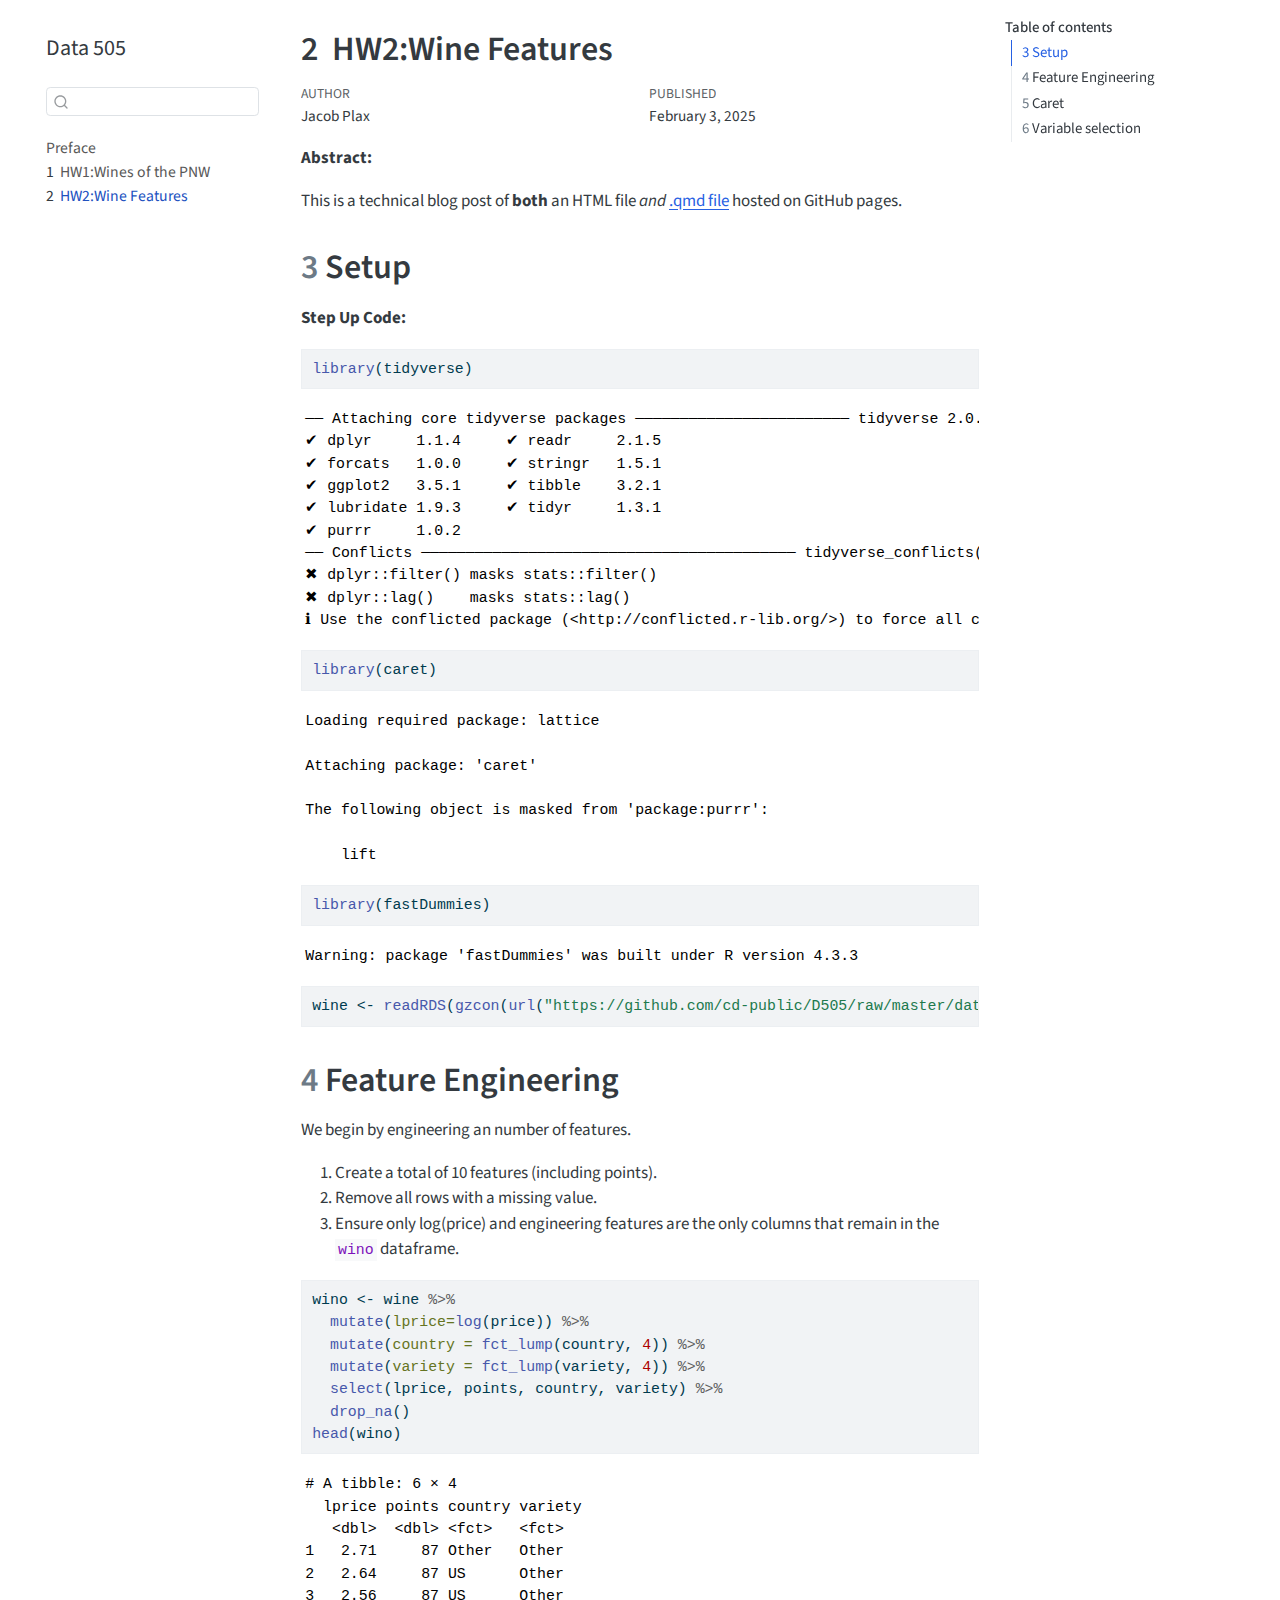
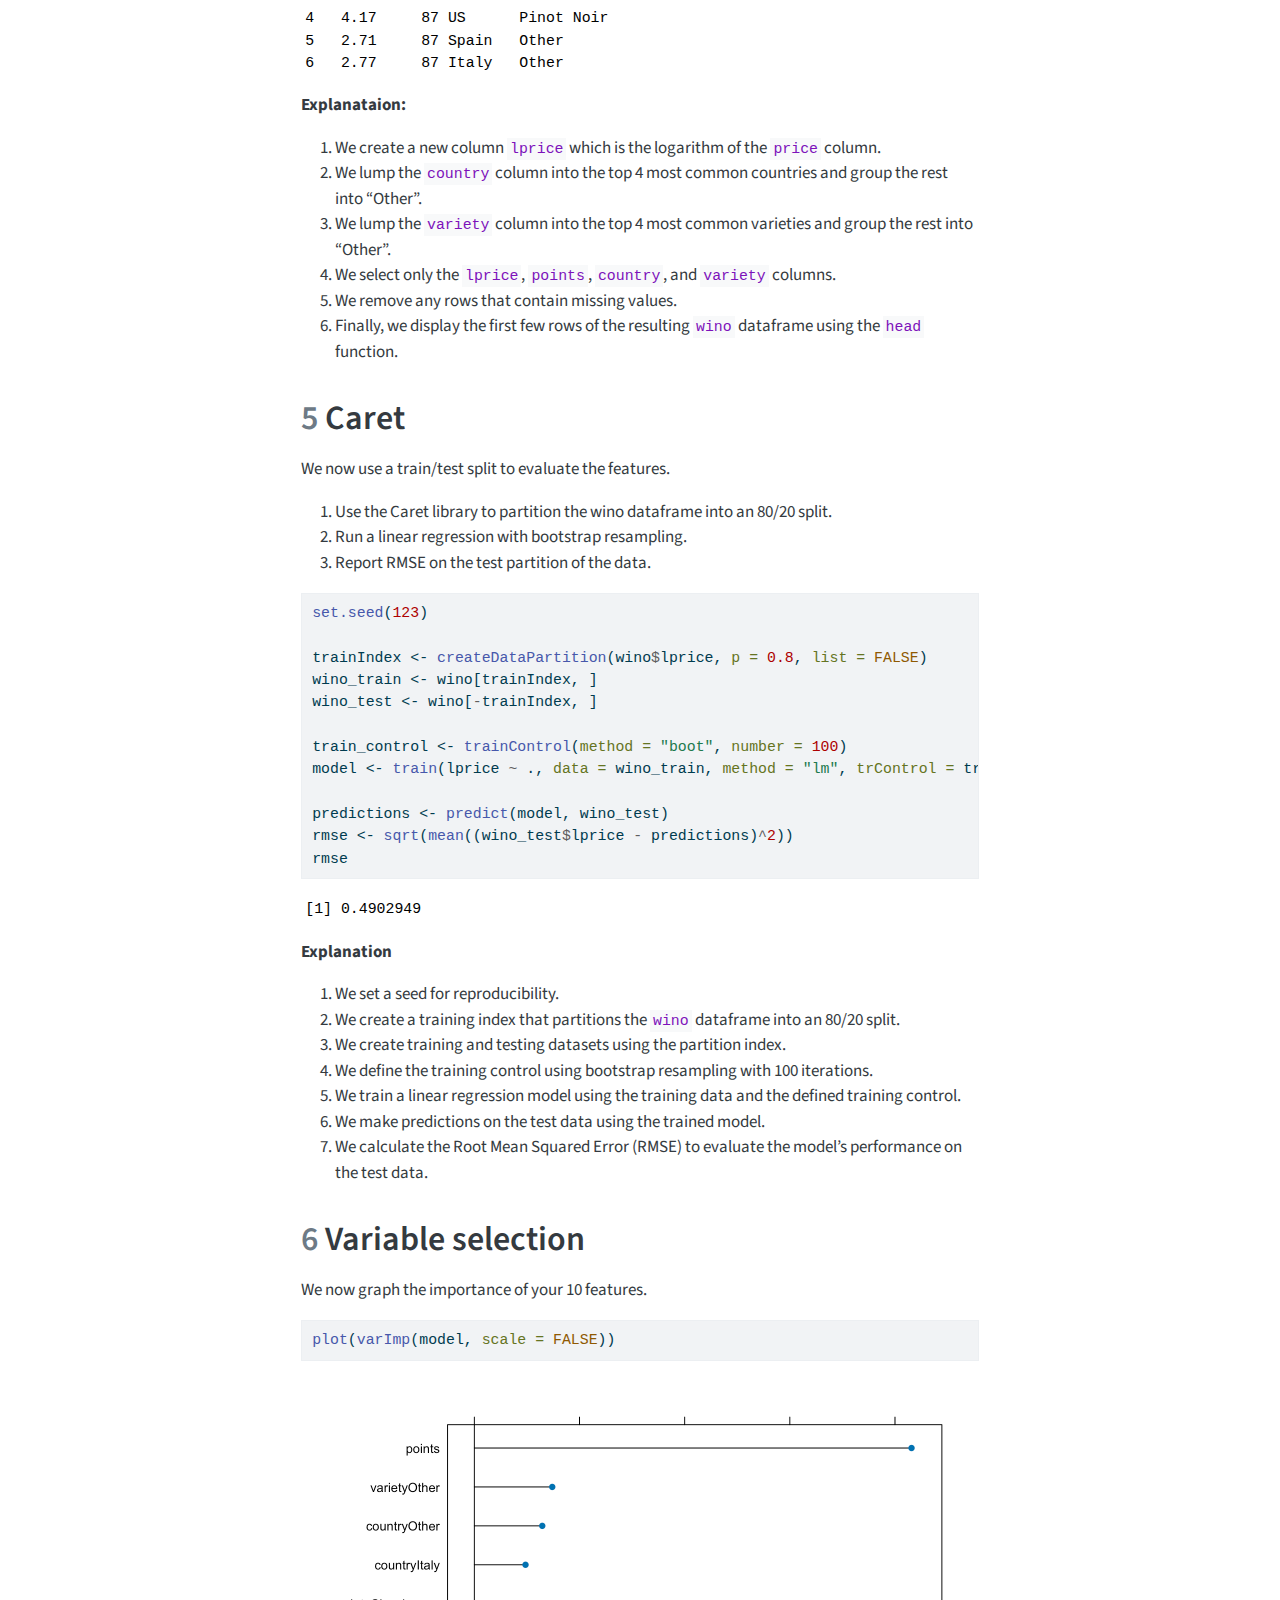
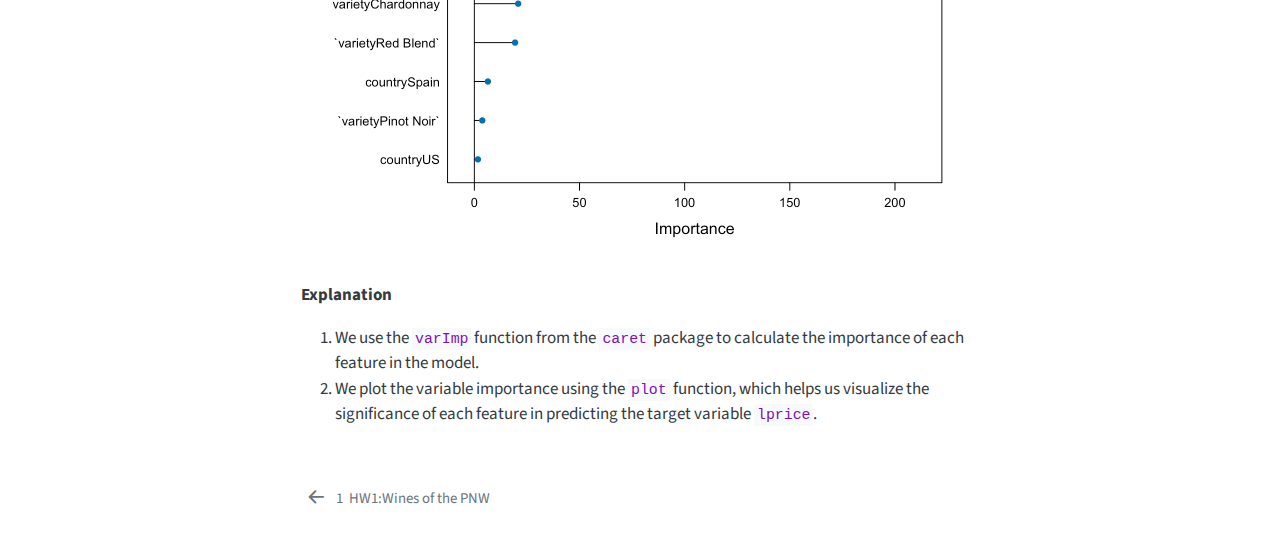
<file: docs/wine_features.html>
<!DOCTYPE html>
<html xmlns="http://www.w3.org/1999/xhtml" lang="en" xml:lang="en"><head>

<meta charset="utf-8">
<meta name="generator" content="quarto-1.6.40">

<meta name="viewport" content="width=device-width, initial-scale=1.0, user-scalable=yes">

<meta name="author" content="Jacob Plax">
<meta name="dcterms.date" content="2025-02-03">

<title>2&nbsp; HW2:Wine Features – Data 505</title>
<style>
code{white-space: pre-wrap;}
span.smallcaps{font-variant: small-caps;}
div.columns{display: flex; gap: min(4vw, 1.5em);}
div.column{flex: auto; overflow-x: auto;}
div.hanging-indent{margin-left: 1.5em; text-indent: -1.5em;}
ul.task-list{list-style: none;}
ul.task-list li input[type="checkbox"] {
  width: 0.8em;
  margin: 0 0.8em 0.2em -1em; /* quarto-specific, see https://github.com/quarto-dev/quarto-cli/issues/4556 */ 
  vertical-align: middle;
}
/* CSS for syntax highlighting */
pre > code.sourceCode { white-space: pre; position: relative; }
pre > code.sourceCode > span { line-height: 1.25; }
pre > code.sourceCode > span:empty { height: 1.2em; }
.sourceCode { overflow: visible; }
code.sourceCode > span { color: inherit; text-decoration: inherit; }
div.sourceCode { margin: 1em 0; }
pre.sourceCode { margin: 0; }
@media screen {
div.sourceCode { overflow: auto; }
}
@media print {
pre > code.sourceCode { white-space: pre-wrap; }
pre > code.sourceCode > span { display: inline-block; text-indent: -5em; padding-left: 5em; }
}
pre.numberSource code
  { counter-reset: source-line 0; }
pre.numberSource code > span
  { position: relative; left: -4em; counter-increment: source-line; }
pre.numberSource code > span > a:first-child::before
  { content: counter(source-line);
    position: relative; left: -1em; text-align: right; vertical-align: baseline;
    border: none; display: inline-block;
    -webkit-touch-callout: none; -webkit-user-select: none;
    -khtml-user-select: none; -moz-user-select: none;
    -ms-user-select: none; user-select: none;
    padding: 0 4px; width: 4em;
  }
pre.numberSource { margin-left: 3em;  padding-left: 4px; }
div.sourceCode
  {   }
@media screen {
pre > code.sourceCode > span > a:first-child::before { text-decoration: underline; }
}
</style>


<script src="site_libs/quarto-nav/quarto-nav.js"></script>
<script src="site_libs/quarto-nav/headroom.min.js"></script>
<script src="site_libs/clipboard/clipboard.min.js"></script>
<script src="site_libs/quarto-search/autocomplete.umd.js"></script>
<script src="site_libs/quarto-search/fuse.min.js"></script>
<script src="site_libs/quarto-search/quarto-search.js"></script>
<meta name="quarto:offset" content="./">
<link href="./wine_of_pnw.html" rel="prev">
<script src="site_libs/quarto-html/quarto.js"></script>
<script src="site_libs/quarto-html/popper.min.js"></script>
<script src="site_libs/quarto-html/tippy.umd.min.js"></script>
<script src="site_libs/quarto-html/anchor.min.js"></script>
<link href="site_libs/quarto-html/tippy.css" rel="stylesheet">
<link href="site_libs/quarto-html/quarto-syntax-highlighting-549806ee2085284f45b00abea8c6df48.css" rel="stylesheet" id="quarto-text-highlighting-styles">
<script src="site_libs/bootstrap/bootstrap.min.js"></script>
<link href="site_libs/bootstrap/bootstrap-icons.css" rel="stylesheet">
<link href="site_libs/bootstrap/bootstrap-626149efe8f5d16e1d391ba177679bf0.min.css" rel="stylesheet" append-hash="true" id="quarto-bootstrap" data-mode="light">
<script id="quarto-search-options" type="application/json">{
  "location": "sidebar",
  "copy-button": false,
  "collapse-after": 3,
  "panel-placement": "start",
  "type": "textbox",
  "limit": 50,
  "keyboard-shortcut": [
    "f",
    "/",
    "s"
  ],
  "show-item-context": false,
  "language": {
    "search-no-results-text": "No results",
    "search-matching-documents-text": "matching documents",
    "search-copy-link-title": "Copy link to search",
    "search-hide-matches-text": "Hide additional matches",
    "search-more-match-text": "more match in this document",
    "search-more-matches-text": "more matches in this document",
    "search-clear-button-title": "Clear",
    "search-text-placeholder": "",
    "search-detached-cancel-button-title": "Cancel",
    "search-submit-button-title": "Submit",
    "search-label": "Search"
  }
}</script>


</head>

<body class="nav-sidebar floating">

<div id="quarto-search-results"></div>
  <header id="quarto-header" class="headroom fixed-top">
  <nav class="quarto-secondary-nav">
    <div class="container-fluid d-flex">
      <button type="button" class="quarto-btn-toggle btn" data-bs-toggle="collapse" role="button" data-bs-target=".quarto-sidebar-collapse-item" aria-controls="quarto-sidebar" aria-expanded="false" aria-label="Toggle sidebar navigation" onclick="if (window.quartoToggleHeadroom) { window.quartoToggleHeadroom(); }">
        <i class="bi bi-layout-text-sidebar-reverse"></i>
      </button>
        <nav class="quarto-page-breadcrumbs" aria-label="breadcrumb"><ol class="breadcrumb"><li class="breadcrumb-item"><a href="./wine_features.html"><span class="chapter-number">2</span>&nbsp; <span class="chapter-title">HW2:Wine Features</span></a></li></ol></nav>
        <a class="flex-grow-1" role="navigation" data-bs-toggle="collapse" data-bs-target=".quarto-sidebar-collapse-item" aria-controls="quarto-sidebar" aria-expanded="false" aria-label="Toggle sidebar navigation" onclick="if (window.quartoToggleHeadroom) { window.quartoToggleHeadroom(); }">      
        </a>
      <button type="button" class="btn quarto-search-button" aria-label="Search" onclick="window.quartoOpenSearch();">
        <i class="bi bi-search"></i>
      </button>
    </div>
  </nav>
</header>
<!-- content -->
<div id="quarto-content" class="quarto-container page-columns page-rows-contents page-layout-article">
<!-- sidebar -->
  <nav id="quarto-sidebar" class="sidebar collapse collapse-horizontal quarto-sidebar-collapse-item sidebar-navigation floating overflow-auto">
    <div class="pt-lg-2 mt-2 text-left sidebar-header">
    <div class="sidebar-title mb-0 py-0">
      <a href="./">Data 505</a> 
    </div>
      </div>
        <div class="mt-2 flex-shrink-0 align-items-center">
        <div class="sidebar-search">
        <div id="quarto-search" class="" title="Search"></div>
        </div>
        </div>
    <div class="sidebar-menu-container"> 
    <ul class="list-unstyled mt-1">
        <li class="sidebar-item">
  <div class="sidebar-item-container"> 
  <a href="./index.html" class="sidebar-item-text sidebar-link">
 <span class="menu-text">Preface</span></a>
  </div>
</li>
        <li class="sidebar-item">
  <div class="sidebar-item-container"> 
  <a href="./wine_of_pnw.html" class="sidebar-item-text sidebar-link">
 <span class="menu-text"><span class="chapter-number">1</span>&nbsp; <span class="chapter-title">HW1:Wines of the PNW</span></span></a>
  </div>
</li>
        <li class="sidebar-item">
  <div class="sidebar-item-container"> 
  <a href="./wine_features.html" class="sidebar-item-text sidebar-link active">
 <span class="menu-text"><span class="chapter-number">2</span>&nbsp; <span class="chapter-title">HW2:Wine Features</span></span></a>
  </div>
</li>
    </ul>
    </div>
</nav>
<div id="quarto-sidebar-glass" class="quarto-sidebar-collapse-item" data-bs-toggle="collapse" data-bs-target=".quarto-sidebar-collapse-item"></div>
<!-- margin-sidebar -->
    <div id="quarto-margin-sidebar" class="sidebar margin-sidebar">
        <nav id="TOC" role="doc-toc" class="toc-active">
    <h2 id="toc-title">Table of contents</h2>
   
  <ul>
  <li><a href="#setup" id="toc-setup" class="nav-link active" data-scroll-target="#setup"><span class="header-section-number">3</span> Setup</a></li>
  <li><a href="#feature-engineering" id="toc-feature-engineering" class="nav-link" data-scroll-target="#feature-engineering"><span class="header-section-number">4</span> Feature Engineering</a></li>
  <li><a href="#caret" id="toc-caret" class="nav-link" data-scroll-target="#caret"><span class="header-section-number">5</span> Caret</a></li>
  <li><a href="#variable-selection" id="toc-variable-selection" class="nav-link" data-scroll-target="#variable-selection"><span class="header-section-number">6</span> Variable selection</a></li>
  </ul>
</nav>
    </div>
<!-- main -->
<main class="content" id="quarto-document-content">

<header id="title-block-header" class="quarto-title-block default">
<div class="quarto-title">
<h1 class="title"><span class="chapter-number">2</span>&nbsp; <span class="chapter-title">HW2:Wine Features</span></h1>
</div>



<div class="quarto-title-meta">

    <div>
    <div class="quarto-title-meta-heading">Author</div>
    <div class="quarto-title-meta-contents">
             <p>Jacob Plax </p>
          </div>
  </div>
    
    <div>
    <div class="quarto-title-meta-heading">Published</div>
    <div class="quarto-title-meta-contents">
      <p class="date">February 3, 2025</p>
    </div>
  </div>
  
    
  </div>
  


</header>


<p><strong>Abstract:</strong></p>
<p>This is a technical blog post of <strong>both</strong> an HTML file <em>and</em> <a href="https://raw.githubusercontent.com/JacobHack/DATA505HW/refs/heads/main/src/wine_features.qmd">.qmd file</a> hosted on GitHub pages.</p>
<section id="setup" class="level1" data-number="3">
<h1 data-number="3"><span class="header-section-number">3</span> Setup</h1>
<p><strong>Step Up Code:</strong></p>
<div class="cell">
<div class="sourceCode cell-code" id="cb1"><pre class="sourceCode r code-with-copy"><code class="sourceCode r"><span id="cb1-1"><a href="#cb1-1" aria-hidden="true" tabindex="-1"></a><span class="fu">library</span>(tidyverse)</span></code><button title="Copy to Clipboard" class="code-copy-button"><i class="bi"></i></button></pre></div>
<div class="cell-output cell-output-stderr">
<pre><code>── Attaching core tidyverse packages ──────────────────────── tidyverse 2.0.0 ──
✔ dplyr     1.1.4     ✔ readr     2.1.5
✔ forcats   1.0.0     ✔ stringr   1.5.1
✔ ggplot2   3.5.1     ✔ tibble    3.2.1
✔ lubridate 1.9.3     ✔ tidyr     1.3.1
✔ purrr     1.0.2     
── Conflicts ────────────────────────────────────────── tidyverse_conflicts() ──
✖ dplyr::filter() masks stats::filter()
✖ dplyr::lag()    masks stats::lag()
ℹ Use the conflicted package (&lt;http://conflicted.r-lib.org/&gt;) to force all conflicts to become errors</code></pre>
</div>
<div class="sourceCode cell-code" id="cb3"><pre class="sourceCode r code-with-copy"><code class="sourceCode r"><span id="cb3-1"><a href="#cb3-1" aria-hidden="true" tabindex="-1"></a><span class="fu">library</span>(caret)</span></code><button title="Copy to Clipboard" class="code-copy-button"><i class="bi"></i></button></pre></div>
<div class="cell-output cell-output-stderr">
<pre><code>Loading required package: lattice

Attaching package: 'caret'

The following object is masked from 'package:purrr':

    lift</code></pre>
</div>
<div class="sourceCode cell-code" id="cb5"><pre class="sourceCode r code-with-copy"><code class="sourceCode r"><span id="cb5-1"><a href="#cb5-1" aria-hidden="true" tabindex="-1"></a><span class="fu">library</span>(fastDummies)</span></code><button title="Copy to Clipboard" class="code-copy-button"><i class="bi"></i></button></pre></div>
<div class="cell-output cell-output-stderr">
<pre><code>Warning: package 'fastDummies' was built under R version 4.3.3</code></pre>
</div>
<div class="sourceCode cell-code" id="cb7"><pre class="sourceCode r code-with-copy"><code class="sourceCode r"><span id="cb7-1"><a href="#cb7-1" aria-hidden="true" tabindex="-1"></a>wine <span class="ot">&lt;-</span> <span class="fu">readRDS</span>(<span class="fu">gzcon</span>(<span class="fu">url</span>(<span class="st">"https://github.com/cd-public/D505/raw/master/dat/wine.rds"</span>)))</span></code><button title="Copy to Clipboard" class="code-copy-button"><i class="bi"></i></button></pre></div>
</div>
</section>
<section id="feature-engineering" class="level1" data-number="4">
<h1 data-number="4"><span class="header-section-number">4</span> Feature Engineering</h1>
<p>We begin by engineering an number of features.</p>
<ol type="1">
<li>Create a total of 10 features (including points).</li>
<li>Remove all rows with a missing value.</li>
<li>Ensure only log(price) and engineering features are the only columns that remain in the <code>wino</code> dataframe.</li>
</ol>
<div class="cell">
<div class="sourceCode cell-code" id="cb8"><pre class="sourceCode r code-with-copy"><code class="sourceCode r"><span id="cb8-1"><a href="#cb8-1" aria-hidden="true" tabindex="-1"></a>wino <span class="ot">&lt;-</span> wine <span class="sc">%&gt;%</span> </span>
<span id="cb8-2"><a href="#cb8-2" aria-hidden="true" tabindex="-1"></a>  <span class="fu">mutate</span>(<span class="at">lprice=</span><span class="fu">log</span>(price)) <span class="sc">%&gt;%</span></span>
<span id="cb8-3"><a href="#cb8-3" aria-hidden="true" tabindex="-1"></a>  <span class="fu">mutate</span>(<span class="at">country =</span> <span class="fu">fct_lump</span>(country, <span class="dv">4</span>)) <span class="sc">%&gt;%</span>    </span>
<span id="cb8-4"><a href="#cb8-4" aria-hidden="true" tabindex="-1"></a>  <span class="fu">mutate</span>(<span class="at">variety =</span> <span class="fu">fct_lump</span>(variety, <span class="dv">4</span>)) <span class="sc">%&gt;%</span>                </span>
<span id="cb8-5"><a href="#cb8-5" aria-hidden="true" tabindex="-1"></a>  <span class="fu">select</span>(lprice, points, country, variety) <span class="sc">%&gt;%</span></span>
<span id="cb8-6"><a href="#cb8-6" aria-hidden="true" tabindex="-1"></a>  <span class="fu">drop_na</span>()</span>
<span id="cb8-7"><a href="#cb8-7" aria-hidden="true" tabindex="-1"></a><span class="fu">head</span>(wino)</span></code><button title="Copy to Clipboard" class="code-copy-button"><i class="bi"></i></button></pre></div>
<div class="cell-output cell-output-stdout">
<pre><code># A tibble: 6 × 4
  lprice points country variety   
   &lt;dbl&gt;  &lt;dbl&gt; &lt;fct&gt;   &lt;fct&gt;     
1   2.71     87 Other   Other     
2   2.64     87 US      Other     
3   2.56     87 US      Other     
4   4.17     87 US      Pinot Noir
5   2.71     87 Spain   Other     
6   2.77     87 Italy   Other     </code></pre>
</div>
</div>
<p><strong>Explanataion:</strong></p>
<ol type="1">
<li>We create a new column <code>lprice</code> which is the logarithm of the <code>price</code> column.</li>
<li>We lump the <code>country</code> column into the top 4 most common countries and group the rest into “Other”.</li>
<li>We lump the <code>variety</code> column into the top 4 most common varieties and group the rest into “Other”.</li>
<li>We select only the <code>lprice</code>, <code>points</code>, <code>country</code>, and <code>variety</code> columns.</li>
<li>We remove any rows that contain missing values.</li>
<li>Finally, we display the first few rows of the resulting <code>wino</code> dataframe using the <code>head</code> function.</li>
</ol>
</section>
<section id="caret" class="level1" data-number="5">
<h1 data-number="5"><span class="header-section-number">5</span> Caret</h1>
<p>We now use a train/test split to evaluate the features.</p>
<ol type="1">
<li>Use the Caret library to partition the wino dataframe into an 80/20 split.</li>
<li>Run a linear regression with bootstrap resampling.</li>
<li>Report RMSE on the test partition of the data.</li>
</ol>
<div class="cell">
<div class="sourceCode cell-code" id="cb10"><pre class="sourceCode r code-with-copy"><code class="sourceCode r"><span id="cb10-1"><a href="#cb10-1" aria-hidden="true" tabindex="-1"></a><span class="fu">set.seed</span>(<span class="dv">123</span>)</span>
<span id="cb10-2"><a href="#cb10-2" aria-hidden="true" tabindex="-1"></a></span>
<span id="cb10-3"><a href="#cb10-3" aria-hidden="true" tabindex="-1"></a>trainIndex <span class="ot">&lt;-</span> <span class="fu">createDataPartition</span>(wino<span class="sc">$</span>lprice, <span class="at">p =</span> <span class="fl">0.8</span>, <span class="at">list =</span> <span class="cn">FALSE</span>)</span>
<span id="cb10-4"><a href="#cb10-4" aria-hidden="true" tabindex="-1"></a>wino_train <span class="ot">&lt;-</span> wino[trainIndex, ]</span>
<span id="cb10-5"><a href="#cb10-5" aria-hidden="true" tabindex="-1"></a>wino_test <span class="ot">&lt;-</span> wino[<span class="sc">-</span>trainIndex, ]</span>
<span id="cb10-6"><a href="#cb10-6" aria-hidden="true" tabindex="-1"></a></span>
<span id="cb10-7"><a href="#cb10-7" aria-hidden="true" tabindex="-1"></a>train_control <span class="ot">&lt;-</span> <span class="fu">trainControl</span>(<span class="at">method =</span> <span class="st">"boot"</span>, <span class="at">number =</span> <span class="dv">100</span>)</span>
<span id="cb10-8"><a href="#cb10-8" aria-hidden="true" tabindex="-1"></a>model <span class="ot">&lt;-</span> <span class="fu">train</span>(lprice <span class="sc">~</span> ., <span class="at">data =</span> wino_train, <span class="at">method =</span> <span class="st">"lm"</span>, <span class="at">trControl =</span> train_control)</span>
<span id="cb10-9"><a href="#cb10-9" aria-hidden="true" tabindex="-1"></a></span>
<span id="cb10-10"><a href="#cb10-10" aria-hidden="true" tabindex="-1"></a>predictions <span class="ot">&lt;-</span> <span class="fu">predict</span>(model, wino_test)</span>
<span id="cb10-11"><a href="#cb10-11" aria-hidden="true" tabindex="-1"></a>rmse <span class="ot">&lt;-</span> <span class="fu">sqrt</span>(<span class="fu">mean</span>((wino_test<span class="sc">$</span>lprice <span class="sc">-</span> predictions)<span class="sc">^</span><span class="dv">2</span>))</span>
<span id="cb10-12"><a href="#cb10-12" aria-hidden="true" tabindex="-1"></a>rmse</span></code><button title="Copy to Clipboard" class="code-copy-button"><i class="bi"></i></button></pre></div>
<div class="cell-output cell-output-stdout">
<pre><code>[1] 0.4902949</code></pre>
</div>
</div>
<p><strong>Explanation</strong></p>
<ol type="1">
<li>We set a seed for reproducibility.</li>
<li>We create a training index that partitions the <code>wino</code> dataframe into an 80/20 split.</li>
<li>We create training and testing datasets using the partition index.</li>
<li>We define the training control using bootstrap resampling with 100 iterations.</li>
<li>We train a linear regression model using the training data and the defined training control.</li>
<li>We make predictions on the test data using the trained model.</li>
<li>We calculate the Root Mean Squared Error (RMSE) to evaluate the model’s performance on the test data.</li>
</ol>
</section>
<section id="variable-selection" class="level1" data-number="6">
<h1 data-number="6"><span class="header-section-number">6</span> Variable selection</h1>
<p>We now graph the importance of your 10 features.</p>
<div class="cell">
<div class="sourceCode cell-code" id="cb12"><pre class="sourceCode r code-with-copy"><code class="sourceCode r"><span id="cb12-1"><a href="#cb12-1" aria-hidden="true" tabindex="-1"></a><span class="fu">plot</span>(<span class="fu">varImp</span>(model, <span class="at">scale =</span> <span class="cn">FALSE</span>))</span></code><button title="Copy to Clipboard" class="code-copy-button"><i class="bi"></i></button></pre></div>
<div class="cell-output-display">
<div>
<figure class="figure">
<p><img src="wine_features_files/figure-html/unnamed-chunk-4-1.png" class="img-fluid figure-img" width="672"></p>
</figure>
</div>
</div>
</div>
<p><strong>Explanation</strong></p>
<ol type="1">
<li>We use the <code>varImp</code> function from the <code>caret</code> package to calculate the importance of each feature in the model.</li>
<li>We plot the variable importance using the <code>plot</code> function, which helps us visualize the significance of each feature in predicting the target variable <code>lprice</code>.</li>
</ol>


</section>

</main> <!-- /main -->
<script id="quarto-html-after-body" type="application/javascript">
window.document.addEventListener("DOMContentLoaded", function (event) {
  const toggleBodyColorMode = (bsSheetEl) => {
    const mode = bsSheetEl.getAttribute("data-mode");
    const bodyEl = window.document.querySelector("body");
    if (mode === "dark") {
      bodyEl.classList.add("quarto-dark");
      bodyEl.classList.remove("quarto-light");
    } else {
      bodyEl.classList.add("quarto-light");
      bodyEl.classList.remove("quarto-dark");
    }
  }
  const toggleBodyColorPrimary = () => {
    const bsSheetEl = window.document.querySelector("link#quarto-bootstrap");
    if (bsSheetEl) {
      toggleBodyColorMode(bsSheetEl);
    }
  }
  toggleBodyColorPrimary();  
  const icon = "";
  const anchorJS = new window.AnchorJS();
  anchorJS.options = {
    placement: 'right',
    icon: icon
  };
  anchorJS.add('.anchored');
  const isCodeAnnotation = (el) => {
    for (const clz of el.classList) {
      if (clz.startsWith('code-annotation-')) {                     
        return true;
      }
    }
    return false;
  }
  const onCopySuccess = function(e) {
    // button target
    const button = e.trigger;
    // don't keep focus
    button.blur();
    // flash "checked"
    button.classList.add('code-copy-button-checked');
    var currentTitle = button.getAttribute("title");
    button.setAttribute("title", "Copied!");
    let tooltip;
    if (window.bootstrap) {
      button.setAttribute("data-bs-toggle", "tooltip");
      button.setAttribute("data-bs-placement", "left");
      button.setAttribute("data-bs-title", "Copied!");
      tooltip = new bootstrap.Tooltip(button, 
        { trigger: "manual", 
          customClass: "code-copy-button-tooltip",
          offset: [0, -8]});
      tooltip.show();    
    }
    setTimeout(function() {
      if (tooltip) {
        tooltip.hide();
        button.removeAttribute("data-bs-title");
        button.removeAttribute("data-bs-toggle");
        button.removeAttribute("data-bs-placement");
      }
      button.setAttribute("title", currentTitle);
      button.classList.remove('code-copy-button-checked');
    }, 1000);
    // clear code selection
    e.clearSelection();
  }
  const getTextToCopy = function(trigger) {
      const codeEl = trigger.previousElementSibling.cloneNode(true);
      for (const childEl of codeEl.children) {
        if (isCodeAnnotation(childEl)) {
          childEl.remove();
        }
      }
      return codeEl.innerText;
  }
  const clipboard = new window.ClipboardJS('.code-copy-button:not([data-in-quarto-modal])', {
    text: getTextToCopy
  });
  clipboard.on('success', onCopySuccess);
  if (window.document.getElementById('quarto-embedded-source-code-modal')) {
    const clipboardModal = new window.ClipboardJS('.code-copy-button[data-in-quarto-modal]', {
      text: getTextToCopy,
      container: window.document.getElementById('quarto-embedded-source-code-modal')
    });
    clipboardModal.on('success', onCopySuccess);
  }
    var localhostRegex = new RegExp(/^(?:http|https):\/\/localhost\:?[0-9]*\//);
    var mailtoRegex = new RegExp(/^mailto:/);
      var filterRegex = new RegExp('/' + window.location.host + '/');
    var isInternal = (href) => {
        return filterRegex.test(href) || localhostRegex.test(href) || mailtoRegex.test(href);
    }
    // Inspect non-navigation links and adorn them if external
 	var links = window.document.querySelectorAll('a[href]:not(.nav-link):not(.navbar-brand):not(.toc-action):not(.sidebar-link):not(.sidebar-item-toggle):not(.pagination-link):not(.no-external):not([aria-hidden]):not(.dropdown-item):not(.quarto-navigation-tool):not(.about-link)');
    for (var i=0; i<links.length; i++) {
      const link = links[i];
      if (!isInternal(link.href)) {
        // undo the damage that might have been done by quarto-nav.js in the case of
        // links that we want to consider external
        if (link.dataset.originalHref !== undefined) {
          link.href = link.dataset.originalHref;
        }
      }
    }
  function tippyHover(el, contentFn, onTriggerFn, onUntriggerFn) {
    const config = {
      allowHTML: true,
      maxWidth: 500,
      delay: 100,
      arrow: false,
      appendTo: function(el) {
          return el.parentElement;
      },
      interactive: true,
      interactiveBorder: 10,
      theme: 'quarto',
      placement: 'bottom-start',
    };
    if (contentFn) {
      config.content = contentFn;
    }
    if (onTriggerFn) {
      config.onTrigger = onTriggerFn;
    }
    if (onUntriggerFn) {
      config.onUntrigger = onUntriggerFn;
    }
    window.tippy(el, config); 
  }
  const noterefs = window.document.querySelectorAll('a[role="doc-noteref"]');
  for (var i=0; i<noterefs.length; i++) {
    const ref = noterefs[i];
    tippyHover(ref, function() {
      // use id or data attribute instead here
      let href = ref.getAttribute('data-footnote-href') || ref.getAttribute('href');
      try { href = new URL(href).hash; } catch {}
      const id = href.replace(/^#\/?/, "");
      const note = window.document.getElementById(id);
      if (note) {
        return note.innerHTML;
      } else {
        return "";
      }
    });
  }
  const xrefs = window.document.querySelectorAll('a.quarto-xref');
  const processXRef = (id, note) => {
    // Strip column container classes
    const stripColumnClz = (el) => {
      el.classList.remove("page-full", "page-columns");
      if (el.children) {
        for (const child of el.children) {
          stripColumnClz(child);
        }
      }
    }
    stripColumnClz(note)
    if (id === null || id.startsWith('sec-')) {
      // Special case sections, only their first couple elements
      const container = document.createElement("div");
      if (note.children && note.children.length > 2) {
        container.appendChild(note.children[0].cloneNode(true));
        for (let i = 1; i < note.children.length; i++) {
          const child = note.children[i];
          if (child.tagName === "P" && child.innerText === "") {
            continue;
          } else {
            container.appendChild(child.cloneNode(true));
            break;
          }
        }
        if (window.Quarto?.typesetMath) {
          window.Quarto.typesetMath(container);
        }
        return container.innerHTML
      } else {
        if (window.Quarto?.typesetMath) {
          window.Quarto.typesetMath(note);
        }
        return note.innerHTML;
      }
    } else {
      // Remove any anchor links if they are present
      const anchorLink = note.querySelector('a.anchorjs-link');
      if (anchorLink) {
        anchorLink.remove();
      }
      if (window.Quarto?.typesetMath) {
        window.Quarto.typesetMath(note);
      }
      if (note.classList.contains("callout")) {
        return note.outerHTML;
      } else {
        return note.innerHTML;
      }
    }
  }
  for (var i=0; i<xrefs.length; i++) {
    const xref = xrefs[i];
    tippyHover(xref, undefined, function(instance) {
      instance.disable();
      let url = xref.getAttribute('href');
      let hash = undefined; 
      if (url.startsWith('#')) {
        hash = url;
      } else {
        try { hash = new URL(url).hash; } catch {}
      }
      if (hash) {
        const id = hash.replace(/^#\/?/, "");
        const note = window.document.getElementById(id);
        if (note !== null) {
          try {
            const html = processXRef(id, note.cloneNode(true));
            instance.setContent(html);
          } finally {
            instance.enable();
            instance.show();
          }
        } else {
          // See if we can fetch this
          fetch(url.split('#')[0])
          .then(res => res.text())
          .then(html => {
            const parser = new DOMParser();
            const htmlDoc = parser.parseFromString(html, "text/html");
            const note = htmlDoc.getElementById(id);
            if (note !== null) {
              const html = processXRef(id, note);
              instance.setContent(html);
            } 
          }).finally(() => {
            instance.enable();
            instance.show();
          });
        }
      } else {
        // See if we can fetch a full url (with no hash to target)
        // This is a special case and we should probably do some content thinning / targeting
        fetch(url)
        .then(res => res.text())
        .then(html => {
          const parser = new DOMParser();
          const htmlDoc = parser.parseFromString(html, "text/html");
          const note = htmlDoc.querySelector('main.content');
          if (note !== null) {
            // This should only happen for chapter cross references
            // (since there is no id in the URL)
            // remove the first header
            if (note.children.length > 0 && note.children[0].tagName === "HEADER") {
              note.children[0].remove();
            }
            const html = processXRef(null, note);
            instance.setContent(html);
          } 
        }).finally(() => {
          instance.enable();
          instance.show();
        });
      }
    }, function(instance) {
    });
  }
      let selectedAnnoteEl;
      const selectorForAnnotation = ( cell, annotation) => {
        let cellAttr = 'data-code-cell="' + cell + '"';
        let lineAttr = 'data-code-annotation="' +  annotation + '"';
        const selector = 'span[' + cellAttr + '][' + lineAttr + ']';
        return selector;
      }
      const selectCodeLines = (annoteEl) => {
        const doc = window.document;
        const targetCell = annoteEl.getAttribute("data-target-cell");
        const targetAnnotation = annoteEl.getAttribute("data-target-annotation");
        const annoteSpan = window.document.querySelector(selectorForAnnotation(targetCell, targetAnnotation));
        const lines = annoteSpan.getAttribute("data-code-lines").split(",");
        const lineIds = lines.map((line) => {
          return targetCell + "-" + line;
        })
        let top = null;
        let height = null;
        let parent = null;
        if (lineIds.length > 0) {
            //compute the position of the single el (top and bottom and make a div)
            const el = window.document.getElementById(lineIds[0]);
            top = el.offsetTop;
            height = el.offsetHeight;
            parent = el.parentElement.parentElement;
          if (lineIds.length > 1) {
            const lastEl = window.document.getElementById(lineIds[lineIds.length - 1]);
            const bottom = lastEl.offsetTop + lastEl.offsetHeight;
            height = bottom - top;
          }
          if (top !== null && height !== null && parent !== null) {
            // cook up a div (if necessary) and position it 
            let div = window.document.getElementById("code-annotation-line-highlight");
            if (div === null) {
              div = window.document.createElement("div");
              div.setAttribute("id", "code-annotation-line-highlight");
              div.style.position = 'absolute';
              parent.appendChild(div);
            }
            div.style.top = top - 2 + "px";
            div.style.height = height + 4 + "px";
            div.style.left = 0;
            let gutterDiv = window.document.getElementById("code-annotation-line-highlight-gutter");
            if (gutterDiv === null) {
              gutterDiv = window.document.createElement("div");
              gutterDiv.setAttribute("id", "code-annotation-line-highlight-gutter");
              gutterDiv.style.position = 'absolute';
              const codeCell = window.document.getElementById(targetCell);
              const gutter = codeCell.querySelector('.code-annotation-gutter');
              gutter.appendChild(gutterDiv);
            }
            gutterDiv.style.top = top - 2 + "px";
            gutterDiv.style.height = height + 4 + "px";
          }
          selectedAnnoteEl = annoteEl;
        }
      };
      const unselectCodeLines = () => {
        const elementsIds = ["code-annotation-line-highlight", "code-annotation-line-highlight-gutter"];
        elementsIds.forEach((elId) => {
          const div = window.document.getElementById(elId);
          if (div) {
            div.remove();
          }
        });
        selectedAnnoteEl = undefined;
      };
        // Handle positioning of the toggle
    window.addEventListener(
      "resize",
      throttle(() => {
        elRect = undefined;
        if (selectedAnnoteEl) {
          selectCodeLines(selectedAnnoteEl);
        }
      }, 10)
    );
    function throttle(fn, ms) {
    let throttle = false;
    let timer;
      return (...args) => {
        if(!throttle) { // first call gets through
            fn.apply(this, args);
            throttle = true;
        } else { // all the others get throttled
            if(timer) clearTimeout(timer); // cancel #2
            timer = setTimeout(() => {
              fn.apply(this, args);
              timer = throttle = false;
            }, ms);
        }
      };
    }
      // Attach click handler to the DT
      const annoteDls = window.document.querySelectorAll('dt[data-target-cell]');
      for (const annoteDlNode of annoteDls) {
        annoteDlNode.addEventListener('click', (event) => {
          const clickedEl = event.target;
          if (clickedEl !== selectedAnnoteEl) {
            unselectCodeLines();
            const activeEl = window.document.querySelector('dt[data-target-cell].code-annotation-active');
            if (activeEl) {
              activeEl.classList.remove('code-annotation-active');
            }
            selectCodeLines(clickedEl);
            clickedEl.classList.add('code-annotation-active');
          } else {
            // Unselect the line
            unselectCodeLines();
            clickedEl.classList.remove('code-annotation-active');
          }
        });
      }
  const findCites = (el) => {
    const parentEl = el.parentElement;
    if (parentEl) {
      const cites = parentEl.dataset.cites;
      if (cites) {
        return {
          el,
          cites: cites.split(' ')
        };
      } else {
        return findCites(el.parentElement)
      }
    } else {
      return undefined;
    }
  };
  var bibliorefs = window.document.querySelectorAll('a[role="doc-biblioref"]');
  for (var i=0; i<bibliorefs.length; i++) {
    const ref = bibliorefs[i];
    const citeInfo = findCites(ref);
    if (citeInfo) {
      tippyHover(citeInfo.el, function() {
        var popup = window.document.createElement('div');
        citeInfo.cites.forEach(function(cite) {
          var citeDiv = window.document.createElement('div');
          citeDiv.classList.add('hanging-indent');
          citeDiv.classList.add('csl-entry');
          var biblioDiv = window.document.getElementById('ref-' + cite);
          if (biblioDiv) {
            citeDiv.innerHTML = biblioDiv.innerHTML;
          }
          popup.appendChild(citeDiv);
        });
        return popup.innerHTML;
      });
    }
  }
});
</script>
<nav class="page-navigation">
  <div class="nav-page nav-page-previous">
      <a href="./wine_of_pnw.html" class="pagination-link" aria-label="HW1:Wines of the PNW">
        <i class="bi bi-arrow-left-short"></i> <span class="nav-page-text"><span class="chapter-number">1</span>&nbsp; <span class="chapter-title">HW1:Wines of the PNW</span></span>
      </a>          
  </div>
  <div class="nav-page nav-page-next">
  </div>
</nav>
</div> <!-- /content -->




</body></html>
</file>
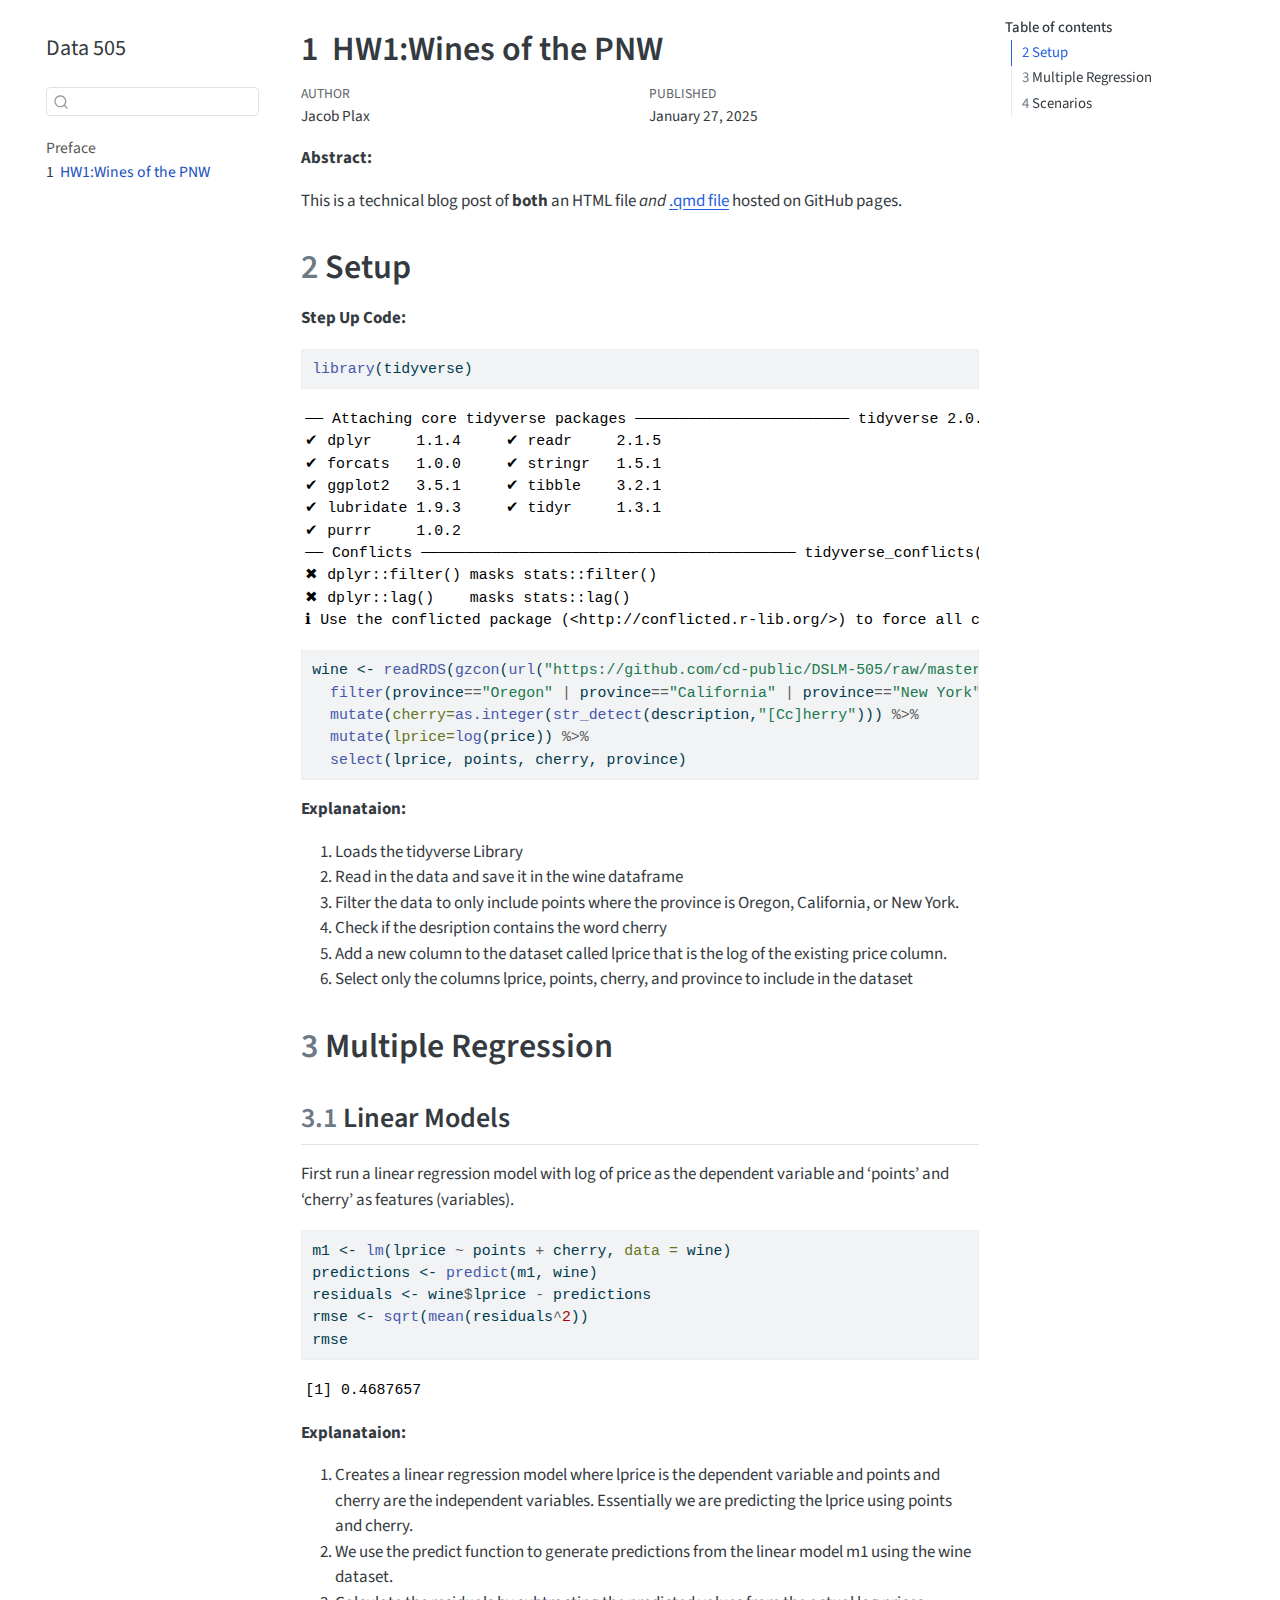
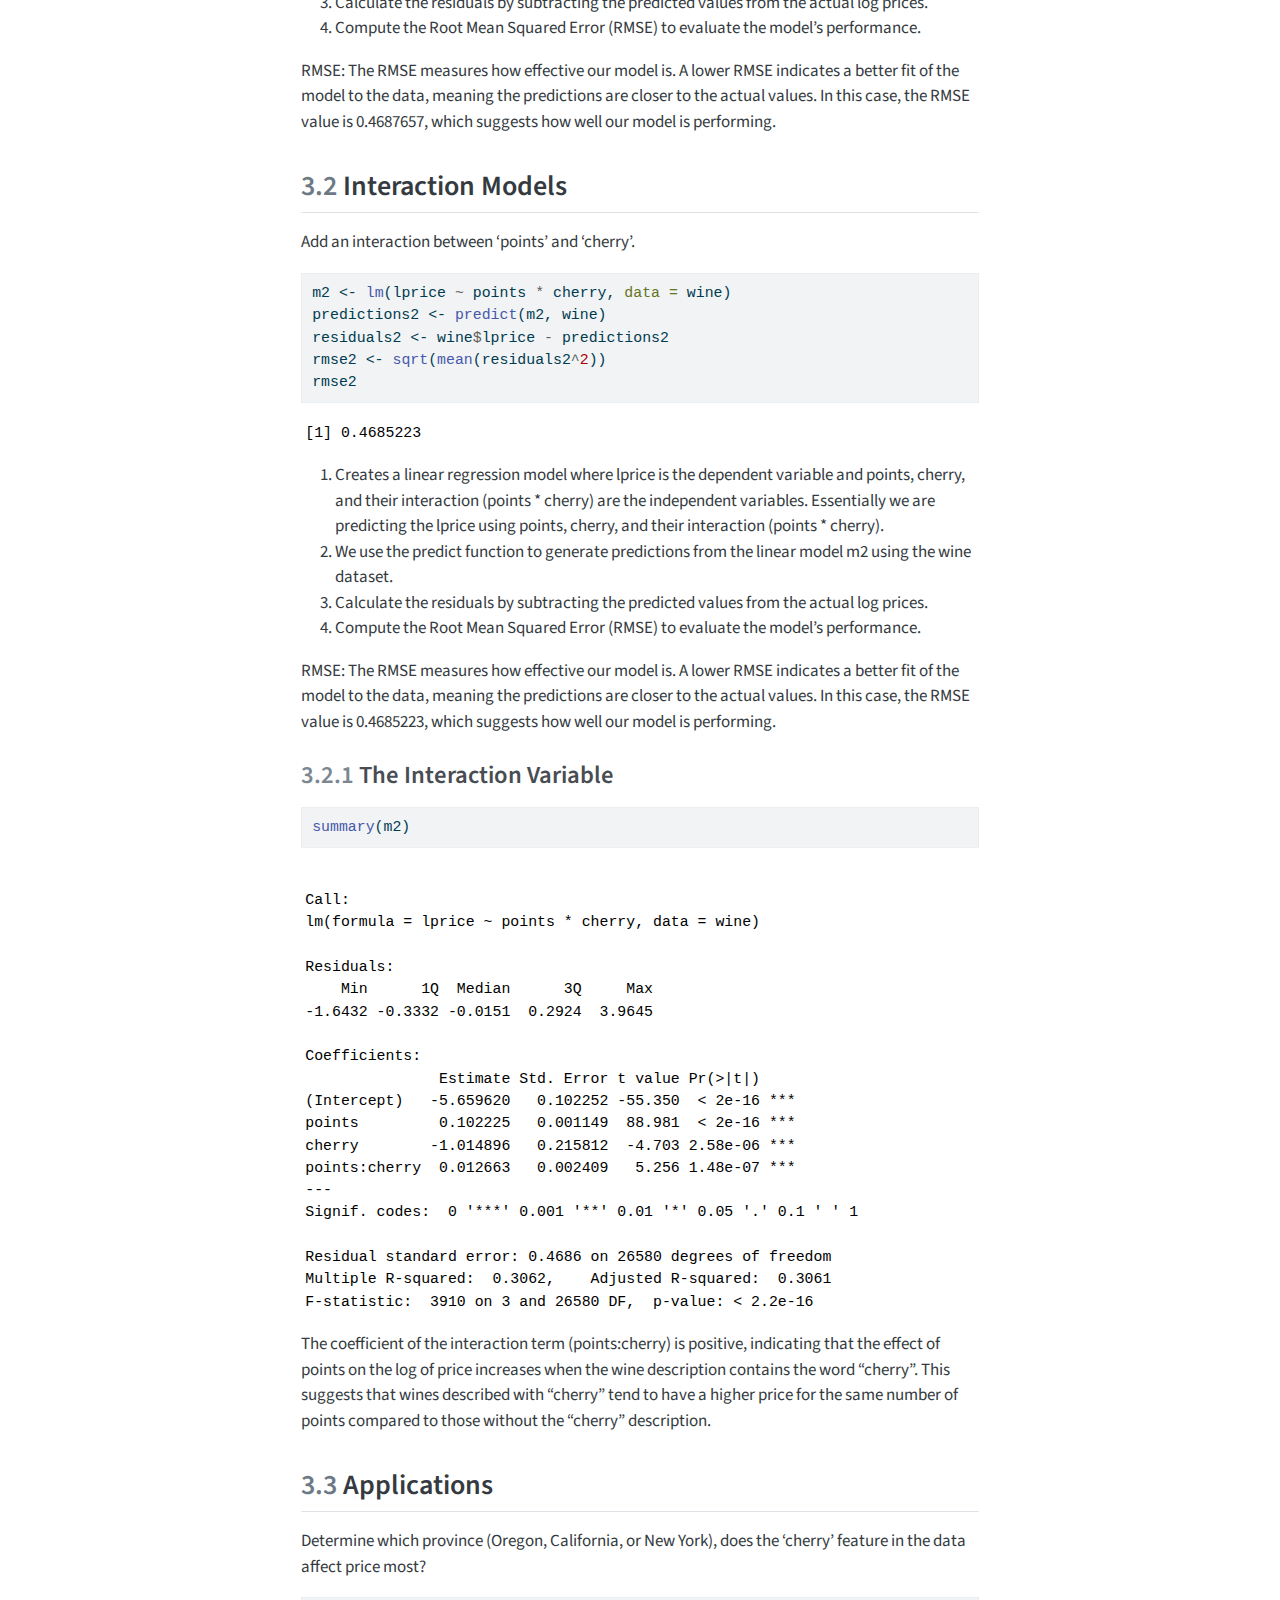
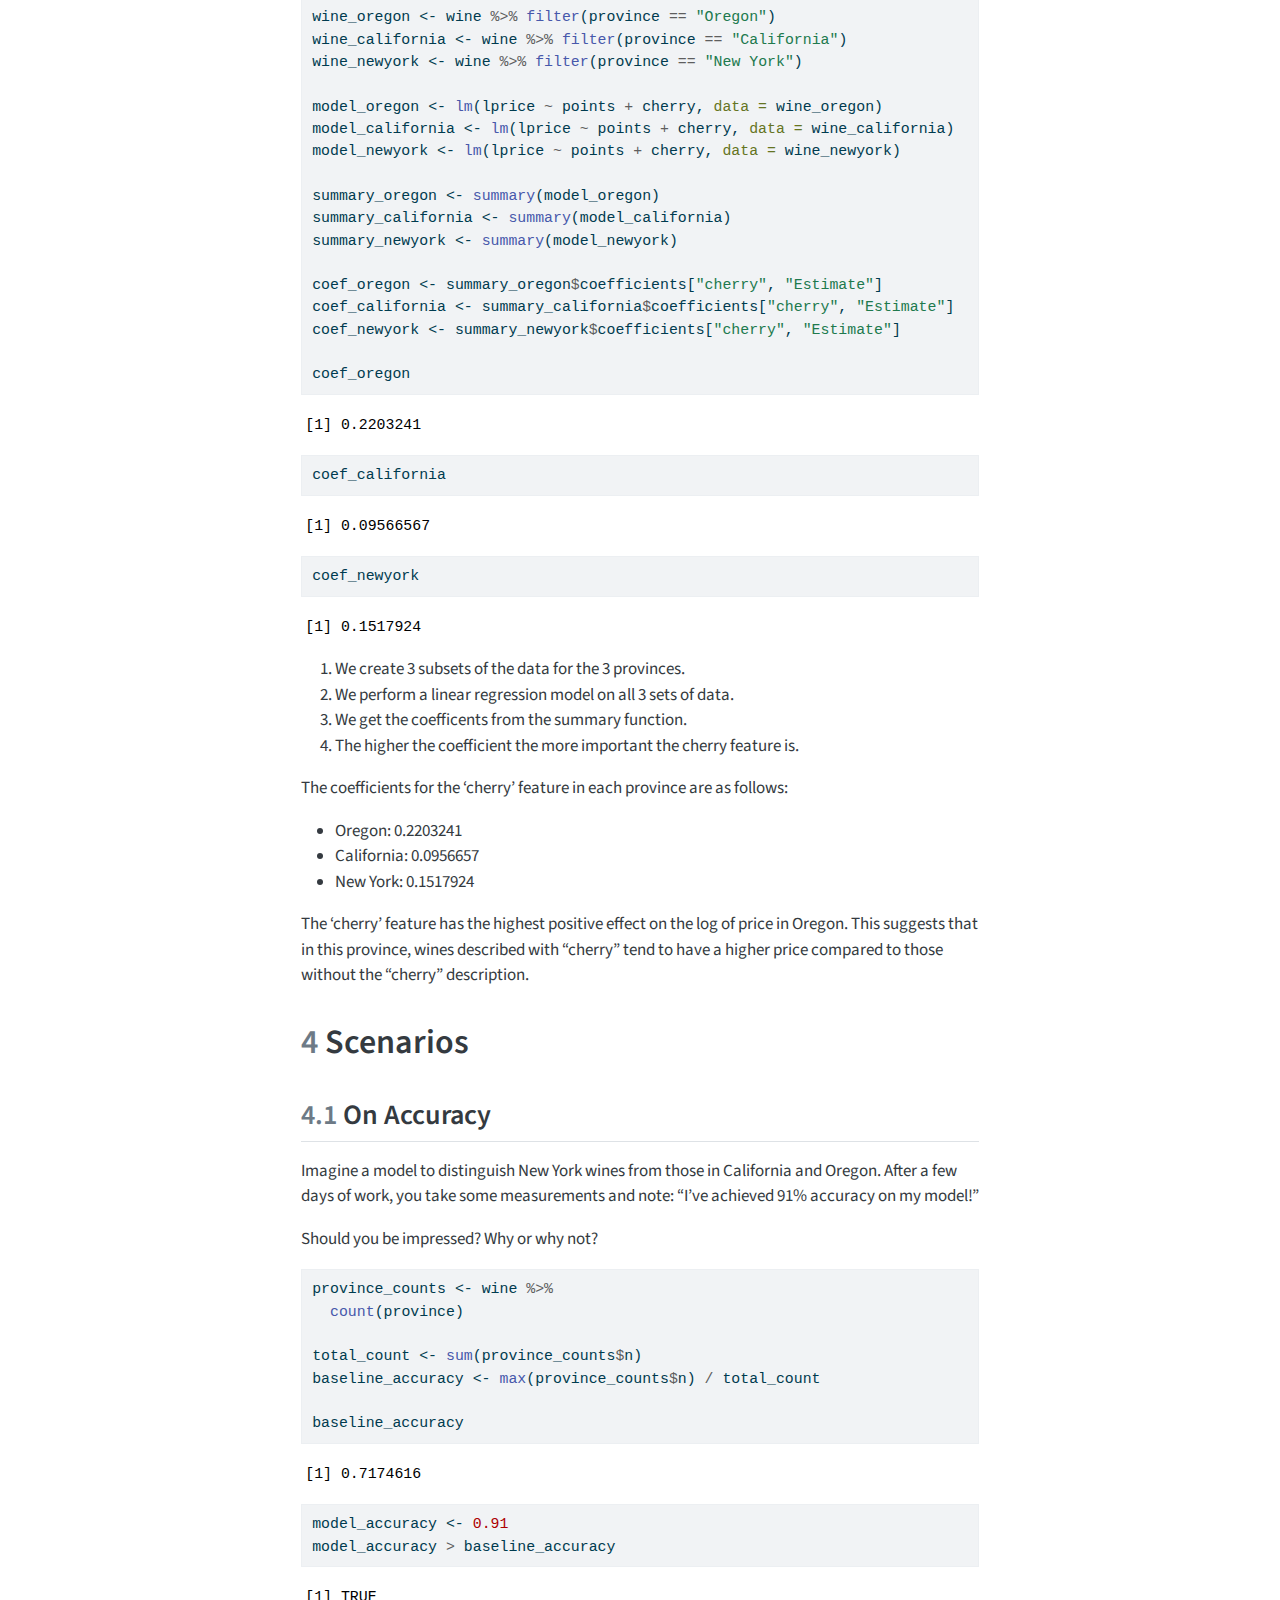
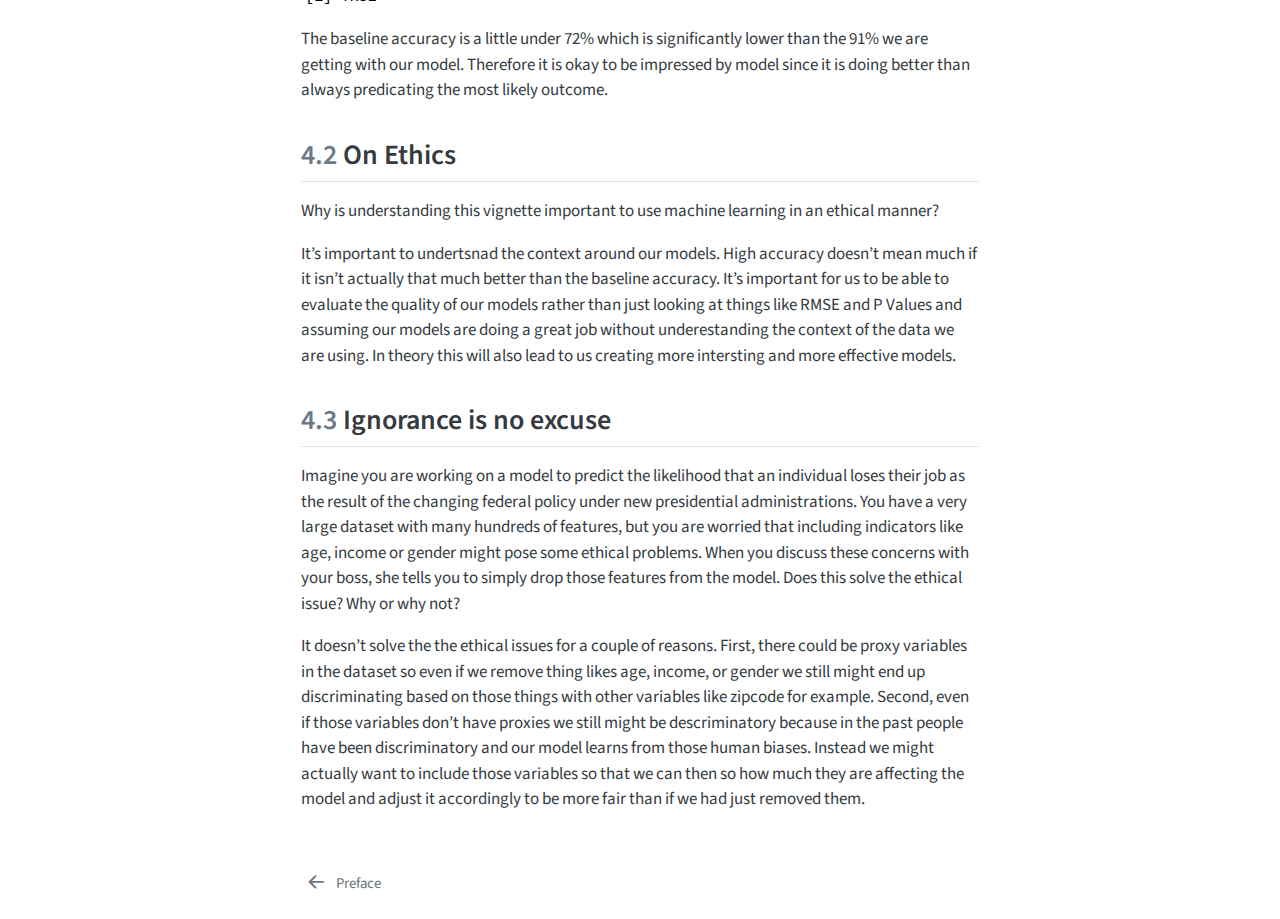
<file: docs/wine_of_pnw.html>
<!DOCTYPE html>
<html xmlns="http://www.w3.org/1999/xhtml" lang="en" xml:lang="en"><head>

<meta charset="utf-8">
<meta name="generator" content="quarto-1.6.40">

<meta name="viewport" content="width=device-width, initial-scale=1.0, user-scalable=yes">

<meta name="author" content="Jacob Plax">
<meta name="dcterms.date" content="2025-01-27">

<title>1&nbsp; HW1:Wines of the PNW – Data 505</title>
<style>
code{white-space: pre-wrap;}
span.smallcaps{font-variant: small-caps;}
div.columns{display: flex; gap: min(4vw, 1.5em);}
div.column{flex: auto; overflow-x: auto;}
div.hanging-indent{margin-left: 1.5em; text-indent: -1.5em;}
ul.task-list{list-style: none;}
ul.task-list li input[type="checkbox"] {
  width: 0.8em;
  margin: 0 0.8em 0.2em -1em; /* quarto-specific, see https://github.com/quarto-dev/quarto-cli/issues/4556 */ 
  vertical-align: middle;
}
/* CSS for syntax highlighting */
pre > code.sourceCode { white-space: pre; position: relative; }
pre > code.sourceCode > span { line-height: 1.25; }
pre > code.sourceCode > span:empty { height: 1.2em; }
.sourceCode { overflow: visible; }
code.sourceCode > span { color: inherit; text-decoration: inherit; }
div.sourceCode { margin: 1em 0; }
pre.sourceCode { margin: 0; }
@media screen {
div.sourceCode { overflow: auto; }
}
@media print {
pre > code.sourceCode { white-space: pre-wrap; }
pre > code.sourceCode > span { display: inline-block; text-indent: -5em; padding-left: 5em; }
}
pre.numberSource code
  { counter-reset: source-line 0; }
pre.numberSource code > span
  { position: relative; left: -4em; counter-increment: source-line; }
pre.numberSource code > span > a:first-child::before
  { content: counter(source-line);
    position: relative; left: -1em; text-align: right; vertical-align: baseline;
    border: none; display: inline-block;
    -webkit-touch-callout: none; -webkit-user-select: none;
    -khtml-user-select: none; -moz-user-select: none;
    -ms-user-select: none; user-select: none;
    padding: 0 4px; width: 4em;
  }
pre.numberSource { margin-left: 3em;  padding-left: 4px; }
div.sourceCode
  {   }
@media screen {
pre > code.sourceCode > span > a:first-child::before { text-decoration: underline; }
}
</style>


<script src="site_libs/quarto-nav/quarto-nav.js"></script>
<script src="site_libs/quarto-nav/headroom.min.js"></script>
<script src="site_libs/clipboard/clipboard.min.js"></script>
<script src="site_libs/quarto-search/autocomplete.umd.js"></script>
<script src="site_libs/quarto-search/fuse.min.js"></script>
<script src="site_libs/quarto-search/quarto-search.js"></script>
<meta name="quarto:offset" content="./">
<link href="./index.html" rel="prev">
<script src="site_libs/quarto-html/quarto.js"></script>
<script src="site_libs/quarto-html/popper.min.js"></script>
<script src="site_libs/quarto-html/tippy.umd.min.js"></script>
<script src="site_libs/quarto-html/anchor.min.js"></script>
<link href="site_libs/quarto-html/tippy.css" rel="stylesheet">
<link href="site_libs/quarto-html/quarto-syntax-highlighting-549806ee2085284f45b00abea8c6df48.css" rel="stylesheet" id="quarto-text-highlighting-styles">
<script src="site_libs/bootstrap/bootstrap.min.js"></script>
<link href="site_libs/bootstrap/bootstrap-icons.css" rel="stylesheet">
<link href="site_libs/bootstrap/bootstrap-626149efe8f5d16e1d391ba177679bf0.min.css" rel="stylesheet" append-hash="true" id="quarto-bootstrap" data-mode="light">
<script id="quarto-search-options" type="application/json">{
  "location": "sidebar",
  "copy-button": false,
  "collapse-after": 3,
  "panel-placement": "start",
  "type": "textbox",
  "limit": 50,
  "keyboard-shortcut": [
    "f",
    "/",
    "s"
  ],
  "show-item-context": false,
  "language": {
    "search-no-results-text": "No results",
    "search-matching-documents-text": "matching documents",
    "search-copy-link-title": "Copy link to search",
    "search-hide-matches-text": "Hide additional matches",
    "search-more-match-text": "more match in this document",
    "search-more-matches-text": "more matches in this document",
    "search-clear-button-title": "Clear",
    "search-text-placeholder": "",
    "search-detached-cancel-button-title": "Cancel",
    "search-submit-button-title": "Submit",
    "search-label": "Search"
  }
}</script>


</head>

<body class="nav-sidebar floating">

<div id="quarto-search-results"></div>
  <header id="quarto-header" class="headroom fixed-top">
  <nav class="quarto-secondary-nav">
    <div class="container-fluid d-flex">
      <button type="button" class="quarto-btn-toggle btn" data-bs-toggle="collapse" role="button" data-bs-target=".quarto-sidebar-collapse-item" aria-controls="quarto-sidebar" aria-expanded="false" aria-label="Toggle sidebar navigation" onclick="if (window.quartoToggleHeadroom) { window.quartoToggleHeadroom(); }">
        <i class="bi bi-layout-text-sidebar-reverse"></i>
      </button>
        <nav class="quarto-page-breadcrumbs" aria-label="breadcrumb"><ol class="breadcrumb"><li class="breadcrumb-item"><a href="./wine_of_pnw.html"><span class="chapter-number">1</span>&nbsp; <span class="chapter-title">HW1:Wines of the PNW</span></a></li></ol></nav>
        <a class="flex-grow-1" role="navigation" data-bs-toggle="collapse" data-bs-target=".quarto-sidebar-collapse-item" aria-controls="quarto-sidebar" aria-expanded="false" aria-label="Toggle sidebar navigation" onclick="if (window.quartoToggleHeadroom) { window.quartoToggleHeadroom(); }">      
        </a>
      <button type="button" class="btn quarto-search-button" aria-label="Search" onclick="window.quartoOpenSearch();">
        <i class="bi bi-search"></i>
      </button>
    </div>
  </nav>
</header>
<!-- content -->
<div id="quarto-content" class="quarto-container page-columns page-rows-contents page-layout-article">
<!-- sidebar -->
  <nav id="quarto-sidebar" class="sidebar collapse collapse-horizontal quarto-sidebar-collapse-item sidebar-navigation floating overflow-auto">
    <div class="pt-lg-2 mt-2 text-left sidebar-header">
    <div class="sidebar-title mb-0 py-0">
      <a href="./">Data 505</a> 
    </div>
      </div>
        <div class="mt-2 flex-shrink-0 align-items-center">
        <div class="sidebar-search">
        <div id="quarto-search" class="" title="Search"></div>
        </div>
        </div>
    <div class="sidebar-menu-container"> 
    <ul class="list-unstyled mt-1">
        <li class="sidebar-item">
  <div class="sidebar-item-container"> 
  <a href="./index.html" class="sidebar-item-text sidebar-link">
 <span class="menu-text">Preface</span></a>
  </div>
</li>
        <li class="sidebar-item">
  <div class="sidebar-item-container"> 
  <a href="./wine_of_pnw.html" class="sidebar-item-text sidebar-link active">
 <span class="menu-text"><span class="chapter-number">1</span>&nbsp; <span class="chapter-title">HW1:Wines of the PNW</span></span></a>
  </div>
</li>
    </ul>
    </div>
</nav>
<div id="quarto-sidebar-glass" class="quarto-sidebar-collapse-item" data-bs-toggle="collapse" data-bs-target=".quarto-sidebar-collapse-item"></div>
<!-- margin-sidebar -->
    <div id="quarto-margin-sidebar" class="sidebar margin-sidebar">
        <nav id="TOC" role="doc-toc" class="toc-active">
    <h2 id="toc-title">Table of contents</h2>
   
  <ul>
  <li><a href="#setup" id="toc-setup" class="nav-link active" data-scroll-target="#setup"><span class="header-section-number">2</span> Setup</a></li>
  <li><a href="#multiple-regression" id="toc-multiple-regression" class="nav-link" data-scroll-target="#multiple-regression"><span class="header-section-number">3</span> Multiple Regression</a>
  <ul class="collapse">
  <li><a href="#linear-models" id="toc-linear-models" class="nav-link" data-scroll-target="#linear-models"><span class="header-section-number">3.1</span> Linear Models</a></li>
  <li><a href="#interaction-models" id="toc-interaction-models" class="nav-link" data-scroll-target="#interaction-models"><span class="header-section-number">3.2</span> Interaction Models</a>
  <ul class="collapse">
  <li><a href="#the-interaction-variable" id="toc-the-interaction-variable" class="nav-link" data-scroll-target="#the-interaction-variable"><span class="header-section-number">3.2.1</span> The Interaction Variable</a></li>
  </ul></li>
  <li><a href="#applications" id="toc-applications" class="nav-link" data-scroll-target="#applications"><span class="header-section-number">3.3</span> Applications</a></li>
  </ul></li>
  <li><a href="#scenarios" id="toc-scenarios" class="nav-link" data-scroll-target="#scenarios"><span class="header-section-number">4</span> Scenarios</a>
  <ul class="collapse">
  <li><a href="#on-accuracy" id="toc-on-accuracy" class="nav-link" data-scroll-target="#on-accuracy"><span class="header-section-number">4.1</span> On Accuracy</a></li>
  <li><a href="#on-ethics" id="toc-on-ethics" class="nav-link" data-scroll-target="#on-ethics"><span class="header-section-number">4.2</span> On Ethics</a></li>
  <li><a href="#ignorance-is-no-excuse" id="toc-ignorance-is-no-excuse" class="nav-link" data-scroll-target="#ignorance-is-no-excuse"><span class="header-section-number">4.3</span> Ignorance is no excuse</a></li>
  </ul></li>
  </ul>
</nav>
    </div>
<!-- main -->
<main class="content" id="quarto-document-content">

<header id="title-block-header" class="quarto-title-block default">
<div class="quarto-title">
<h1 class="title"><span class="chapter-number">1</span>&nbsp; <span class="chapter-title">HW1:Wines of the PNW</span></h1>
</div>



<div class="quarto-title-meta">

    <div>
    <div class="quarto-title-meta-heading">Author</div>
    <div class="quarto-title-meta-contents">
             <p>Jacob Plax </p>
          </div>
  </div>
    
    <div>
    <div class="quarto-title-meta-heading">Published</div>
    <div class="quarto-title-meta-contents">
      <p class="date">January 27, 2025</p>
    </div>
  </div>
  
    
  </div>
  


</header>


<p><strong>Abstract:</strong></p>
<p>This is a technical blog post of <strong>both</strong> an HTML file <em>and</em> <a href="src/wine_of_pnw.qmd">.qmd file</a> hosted on GitHub pages.</p>
<section id="setup" class="level1" data-number="2">
<h1 data-number="2"><span class="header-section-number">2</span> Setup</h1>
<p><strong>Step Up Code:</strong></p>
<div class="cell">
<div class="sourceCode cell-code" id="cb1"><pre class="sourceCode r code-with-copy"><code class="sourceCode r"><span id="cb1-1"><a href="#cb1-1" aria-hidden="true" tabindex="-1"></a><span class="fu">library</span>(tidyverse) </span></code><button title="Copy to Clipboard" class="code-copy-button"><i class="bi"></i></button></pre></div>
<div class="cell-output cell-output-stderr">
<pre><code>── Attaching core tidyverse packages ──────────────────────── tidyverse 2.0.0 ──
✔ dplyr     1.1.4     ✔ readr     2.1.5
✔ forcats   1.0.0     ✔ stringr   1.5.1
✔ ggplot2   3.5.1     ✔ tibble    3.2.1
✔ lubridate 1.9.3     ✔ tidyr     1.3.1
✔ purrr     1.0.2     
── Conflicts ────────────────────────────────────────── tidyverse_conflicts() ──
✖ dplyr::filter() masks stats::filter()
✖ dplyr::lag()    masks stats::lag()
ℹ Use the conflicted package (&lt;http://conflicted.r-lib.org/&gt;) to force all conflicts to become errors</code></pre>
</div>
<div class="sourceCode cell-code" id="cb3"><pre class="sourceCode r code-with-copy"><code class="sourceCode r"><span id="cb3-1"><a href="#cb3-1" aria-hidden="true" tabindex="-1"></a>wine <span class="ot">&lt;-</span> <span class="fu">readRDS</span>(<span class="fu">gzcon</span>(<span class="fu">url</span>(<span class="st">"https://github.com/cd-public/DSLM-505/raw/master/dat/wine.rds"</span>))) <span class="sc">%&gt;%</span></span>
<span id="cb3-2"><a href="#cb3-2" aria-hidden="true" tabindex="-1"></a>  <span class="fu">filter</span>(province<span class="sc">==</span><span class="st">"Oregon"</span> <span class="sc">|</span> province<span class="sc">==</span><span class="st">"California"</span> <span class="sc">|</span> province<span class="sc">==</span><span class="st">"New York"</span>) <span class="sc">%&gt;%</span> </span>
<span id="cb3-3"><a href="#cb3-3" aria-hidden="true" tabindex="-1"></a>  <span class="fu">mutate</span>(<span class="at">cherry=</span><span class="fu">as.integer</span>(<span class="fu">str_detect</span>(description,<span class="st">"[Cc]herry"</span>))) <span class="sc">%&gt;%</span> </span>
<span id="cb3-4"><a href="#cb3-4" aria-hidden="true" tabindex="-1"></a>  <span class="fu">mutate</span>(<span class="at">lprice=</span><span class="fu">log</span>(price)) <span class="sc">%&gt;%</span> </span>
<span id="cb3-5"><a href="#cb3-5" aria-hidden="true" tabindex="-1"></a>  <span class="fu">select</span>(lprice, points, cherry, province)</span></code><button title="Copy to Clipboard" class="code-copy-button"><i class="bi"></i></button></pre></div>
</div>
<p><strong>Explanataion:</strong></p>
<ol type="1">
<li>Loads the tidyverse Library</li>
<li>Read in the data and save it in the wine dataframe</li>
<li>Filter the data to only include points where the province is Oregon, California, or New York.</li>
<li>Check if the desription contains the word cherry</li>
<li>Add a new column to the dataset called lprice that is the log of the existing price column.</li>
<li>Select only the columns lprice, points, cherry, and province to include in the dataset</li>
</ol>
</section>
<section id="multiple-regression" class="level1" data-number="3">
<h1 data-number="3"><span class="header-section-number">3</span> Multiple Regression</h1>
<section id="linear-models" class="level2" data-number="3.1">
<h2 data-number="3.1" class="anchored" data-anchor-id="linear-models"><span class="header-section-number">3.1</span> Linear Models</h2>
<p>First run a linear regression model with log of price as the dependent variable and ‘points’ and ‘cherry’ as features (variables).</p>
<div class="cell">
<div class="sourceCode cell-code" id="cb4"><pre class="sourceCode r code-with-copy"><code class="sourceCode r"><span id="cb4-1"><a href="#cb4-1" aria-hidden="true" tabindex="-1"></a>m1 <span class="ot">&lt;-</span> <span class="fu">lm</span>(lprice <span class="sc">~</span> points <span class="sc">+</span> cherry, <span class="at">data =</span> wine)</span>
<span id="cb4-2"><a href="#cb4-2" aria-hidden="true" tabindex="-1"></a>predictions <span class="ot">&lt;-</span> <span class="fu">predict</span>(m1, wine)</span>
<span id="cb4-3"><a href="#cb4-3" aria-hidden="true" tabindex="-1"></a>residuals <span class="ot">&lt;-</span> wine<span class="sc">$</span>lprice <span class="sc">-</span> predictions</span>
<span id="cb4-4"><a href="#cb4-4" aria-hidden="true" tabindex="-1"></a>rmse <span class="ot">&lt;-</span> <span class="fu">sqrt</span>(<span class="fu">mean</span>(residuals<span class="sc">^</span><span class="dv">2</span>))</span>
<span id="cb4-5"><a href="#cb4-5" aria-hidden="true" tabindex="-1"></a>rmse</span></code><button title="Copy to Clipboard" class="code-copy-button"><i class="bi"></i></button></pre></div>
<div class="cell-output cell-output-stdout">
<pre><code>[1] 0.4687657</code></pre>
</div>
</div>
<p><strong>Explanataion:</strong></p>
<ol type="1">
<li>Creates a linear regression model where lprice is the dependent variable and points and cherry are the independent variables. Essentially we are predicting the lprice using points and cherry.</li>
<li>We use the predict function to generate predictions from the linear model m1 using the wine dataset.</li>
<li>Calculate the residuals by subtracting the predicted values from the actual log prices.</li>
<li>Compute the Root Mean Squared Error (RMSE) to evaluate the model’s performance.</li>
</ol>
<p>RMSE: The RMSE measures how effective our model is. A lower RMSE indicates a better fit of the model to the data, meaning the predictions are closer to the actual values. In this case, the RMSE value is 0.4687657, which suggests how well our model is performing.</p>
</section>
<section id="interaction-models" class="level2" data-number="3.2">
<h2 data-number="3.2" class="anchored" data-anchor-id="interaction-models"><span class="header-section-number">3.2</span> Interaction Models</h2>
<p>Add an interaction between ‘points’ and ‘cherry’.</p>
<div class="cell">
<div class="sourceCode cell-code" id="cb6"><pre class="sourceCode r code-with-copy"><code class="sourceCode r"><span id="cb6-1"><a href="#cb6-1" aria-hidden="true" tabindex="-1"></a>m2 <span class="ot">&lt;-</span> <span class="fu">lm</span>(lprice <span class="sc">~</span> points <span class="sc">*</span> cherry, <span class="at">data =</span> wine)</span>
<span id="cb6-2"><a href="#cb6-2" aria-hidden="true" tabindex="-1"></a>predictions2 <span class="ot">&lt;-</span> <span class="fu">predict</span>(m2, wine)</span>
<span id="cb6-3"><a href="#cb6-3" aria-hidden="true" tabindex="-1"></a>residuals2 <span class="ot">&lt;-</span> wine<span class="sc">$</span>lprice <span class="sc">-</span> predictions2</span>
<span id="cb6-4"><a href="#cb6-4" aria-hidden="true" tabindex="-1"></a>rmse2 <span class="ot">&lt;-</span> <span class="fu">sqrt</span>(<span class="fu">mean</span>(residuals2<span class="sc">^</span><span class="dv">2</span>))</span>
<span id="cb6-5"><a href="#cb6-5" aria-hidden="true" tabindex="-1"></a>rmse2</span></code><button title="Copy to Clipboard" class="code-copy-button"><i class="bi"></i></button></pre></div>
<div class="cell-output cell-output-stdout">
<pre><code>[1] 0.4685223</code></pre>
</div>
</div>
<ol type="1">
<li>Creates a linear regression model where lprice is the dependent variable and points, cherry, and their interaction (points * cherry) are the independent variables. Essentially we are predicting the lprice using points, cherry, and their interaction (points * cherry).</li>
<li>We use the predict function to generate predictions from the linear model m2 using the wine dataset.</li>
<li>Calculate the residuals by subtracting the predicted values from the actual log prices.</li>
<li>Compute the Root Mean Squared Error (RMSE) to evaluate the model’s performance.</li>
</ol>
<p>RMSE: The RMSE measures how effective our model is. A lower RMSE indicates a better fit of the model to the data, meaning the predictions are closer to the actual values. In this case, the RMSE value is 0.4685223, which suggests how well our model is performing.</p>
<section id="the-interaction-variable" class="level3" data-number="3.2.1">
<h3 data-number="3.2.1" class="anchored" data-anchor-id="the-interaction-variable"><span class="header-section-number">3.2.1</span> The Interaction Variable</h3>
<div class="cell">
<div class="sourceCode cell-code" id="cb8"><pre class="sourceCode r code-with-copy"><code class="sourceCode r"><span id="cb8-1"><a href="#cb8-1" aria-hidden="true" tabindex="-1"></a><span class="fu">summary</span>(m2)</span></code><button title="Copy to Clipboard" class="code-copy-button"><i class="bi"></i></button></pre></div>
<div class="cell-output cell-output-stdout">
<pre><code>
Call:
lm(formula = lprice ~ points * cherry, data = wine)

Residuals:
    Min      1Q  Median      3Q     Max 
-1.6432 -0.3332 -0.0151  0.2924  3.9645 

Coefficients:
               Estimate Std. Error t value Pr(&gt;|t|)    
(Intercept)   -5.659620   0.102252 -55.350  &lt; 2e-16 ***
points         0.102225   0.001149  88.981  &lt; 2e-16 ***
cherry        -1.014896   0.215812  -4.703 2.58e-06 ***
points:cherry  0.012663   0.002409   5.256 1.48e-07 ***
---
Signif. codes:  0 '***' 0.001 '**' 0.01 '*' 0.05 '.' 0.1 ' ' 1

Residual standard error: 0.4686 on 26580 degrees of freedom
Multiple R-squared:  0.3062,    Adjusted R-squared:  0.3061 
F-statistic:  3910 on 3 and 26580 DF,  p-value: &lt; 2.2e-16</code></pre>
</div>
</div>
<p>The coefficient of the interaction term (points:cherry) is positive, indicating that the effect of points on the log of price increases when the wine description contains the word “cherry”. This suggests that wines described with “cherry” tend to have a higher price for the same number of points compared to those without the “cherry” description.</p>
</section>
</section>
<section id="applications" class="level2" data-number="3.3">
<h2 data-number="3.3" class="anchored" data-anchor-id="applications"><span class="header-section-number">3.3</span> Applications</h2>
<p>Determine which province (Oregon, California, or New York), does the ‘cherry’ feature in the data affect price most?</p>
<div class="cell">
<div class="sourceCode cell-code" id="cb10"><pre class="sourceCode r code-with-copy"><code class="sourceCode r"><span id="cb10-1"><a href="#cb10-1" aria-hidden="true" tabindex="-1"></a>wine_oregon <span class="ot">&lt;-</span> wine <span class="sc">%&gt;%</span> <span class="fu">filter</span>(province <span class="sc">==</span> <span class="st">"Oregon"</span>)</span>
<span id="cb10-2"><a href="#cb10-2" aria-hidden="true" tabindex="-1"></a>wine_california <span class="ot">&lt;-</span> wine <span class="sc">%&gt;%</span> <span class="fu">filter</span>(province <span class="sc">==</span> <span class="st">"California"</span>)</span>
<span id="cb10-3"><a href="#cb10-3" aria-hidden="true" tabindex="-1"></a>wine_newyork <span class="ot">&lt;-</span> wine <span class="sc">%&gt;%</span> <span class="fu">filter</span>(province <span class="sc">==</span> <span class="st">"New York"</span>)</span>
<span id="cb10-4"><a href="#cb10-4" aria-hidden="true" tabindex="-1"></a></span>
<span id="cb10-5"><a href="#cb10-5" aria-hidden="true" tabindex="-1"></a>model_oregon <span class="ot">&lt;-</span> <span class="fu">lm</span>(lprice <span class="sc">~</span> points <span class="sc">+</span> cherry, <span class="at">data =</span> wine_oregon)</span>
<span id="cb10-6"><a href="#cb10-6" aria-hidden="true" tabindex="-1"></a>model_california <span class="ot">&lt;-</span> <span class="fu">lm</span>(lprice <span class="sc">~</span> points <span class="sc">+</span> cherry, <span class="at">data =</span> wine_california)</span>
<span id="cb10-7"><a href="#cb10-7" aria-hidden="true" tabindex="-1"></a>model_newyork <span class="ot">&lt;-</span> <span class="fu">lm</span>(lprice <span class="sc">~</span> points <span class="sc">+</span> cherry, <span class="at">data =</span> wine_newyork)</span>
<span id="cb10-8"><a href="#cb10-8" aria-hidden="true" tabindex="-1"></a></span>
<span id="cb10-9"><a href="#cb10-9" aria-hidden="true" tabindex="-1"></a>summary_oregon <span class="ot">&lt;-</span> <span class="fu">summary</span>(model_oregon)</span>
<span id="cb10-10"><a href="#cb10-10" aria-hidden="true" tabindex="-1"></a>summary_california <span class="ot">&lt;-</span> <span class="fu">summary</span>(model_california)</span>
<span id="cb10-11"><a href="#cb10-11" aria-hidden="true" tabindex="-1"></a>summary_newyork <span class="ot">&lt;-</span> <span class="fu">summary</span>(model_newyork)</span>
<span id="cb10-12"><a href="#cb10-12" aria-hidden="true" tabindex="-1"></a></span>
<span id="cb10-13"><a href="#cb10-13" aria-hidden="true" tabindex="-1"></a>coef_oregon <span class="ot">&lt;-</span> summary_oregon<span class="sc">$</span>coefficients[<span class="st">"cherry"</span>, <span class="st">"Estimate"</span>]</span>
<span id="cb10-14"><a href="#cb10-14" aria-hidden="true" tabindex="-1"></a>coef_california <span class="ot">&lt;-</span> summary_california<span class="sc">$</span>coefficients[<span class="st">"cherry"</span>, <span class="st">"Estimate"</span>]</span>
<span id="cb10-15"><a href="#cb10-15" aria-hidden="true" tabindex="-1"></a>coef_newyork <span class="ot">&lt;-</span> summary_newyork<span class="sc">$</span>coefficients[<span class="st">"cherry"</span>, <span class="st">"Estimate"</span>]</span>
<span id="cb10-16"><a href="#cb10-16" aria-hidden="true" tabindex="-1"></a></span>
<span id="cb10-17"><a href="#cb10-17" aria-hidden="true" tabindex="-1"></a>coef_oregon</span></code><button title="Copy to Clipboard" class="code-copy-button"><i class="bi"></i></button></pre></div>
<div class="cell-output cell-output-stdout">
<pre><code>[1] 0.2203241</code></pre>
</div>
<div class="sourceCode cell-code" id="cb12"><pre class="sourceCode r code-with-copy"><code class="sourceCode r"><span id="cb12-1"><a href="#cb12-1" aria-hidden="true" tabindex="-1"></a>coef_california</span></code><button title="Copy to Clipboard" class="code-copy-button"><i class="bi"></i></button></pre></div>
<div class="cell-output cell-output-stdout">
<pre><code>[1] 0.09566567</code></pre>
</div>
<div class="sourceCode cell-code" id="cb14"><pre class="sourceCode r code-with-copy"><code class="sourceCode r"><span id="cb14-1"><a href="#cb14-1" aria-hidden="true" tabindex="-1"></a>coef_newyork</span></code><button title="Copy to Clipboard" class="code-copy-button"><i class="bi"></i></button></pre></div>
<div class="cell-output cell-output-stdout">
<pre><code>[1] 0.1517924</code></pre>
</div>
</div>
<ol type="1">
<li>We create 3 subsets of the data for the 3 provinces.</li>
<li>We perform a linear regression model on all 3 sets of data.</li>
<li>We get the coefficents from the summary function.</li>
<li>The higher the coefficient the more important the cherry feature is.</li>
</ol>
<p>The coefficients for the ‘cherry’ feature in each province are as follows:</p>
<ul>
<li>Oregon: 0.2203241</li>
<li>California: 0.0956657</li>
<li>New York: 0.1517924</li>
</ul>
<p>The ‘cherry’ feature has the highest positive effect on the log of price in Oregon. This suggests that in this province, wines described with “cherry” tend to have a higher price compared to those without the “cherry” description.</p>
</section>
</section>
<section id="scenarios" class="level1" data-number="4">
<h1 data-number="4"><span class="header-section-number">4</span> Scenarios</h1>
<section id="on-accuracy" class="level2" data-number="4.1">
<h2 data-number="4.1" class="anchored" data-anchor-id="on-accuracy"><span class="header-section-number">4.1</span> On Accuracy</h2>
<p>Imagine a model to distinguish New York wines from those in California and Oregon. After a few days of work, you take some measurements and note: “I’ve achieved 91% accuracy on my model!”</p>
<p>Should you be impressed? Why or why not?</p>
<div class="cell">
<div class="sourceCode cell-code" id="cb16"><pre class="sourceCode r code-with-copy"><code class="sourceCode r"><span id="cb16-1"><a href="#cb16-1" aria-hidden="true" tabindex="-1"></a>province_counts <span class="ot">&lt;-</span> wine <span class="sc">%&gt;%</span></span>
<span id="cb16-2"><a href="#cb16-2" aria-hidden="true" tabindex="-1"></a>  <span class="fu">count</span>(province)</span>
<span id="cb16-3"><a href="#cb16-3" aria-hidden="true" tabindex="-1"></a></span>
<span id="cb16-4"><a href="#cb16-4" aria-hidden="true" tabindex="-1"></a>total_count <span class="ot">&lt;-</span> <span class="fu">sum</span>(province_counts<span class="sc">$</span>n)</span>
<span id="cb16-5"><a href="#cb16-5" aria-hidden="true" tabindex="-1"></a>baseline_accuracy <span class="ot">&lt;-</span> <span class="fu">max</span>(province_counts<span class="sc">$</span>n) <span class="sc">/</span> total_count</span>
<span id="cb16-6"><a href="#cb16-6" aria-hidden="true" tabindex="-1"></a></span>
<span id="cb16-7"><a href="#cb16-7" aria-hidden="true" tabindex="-1"></a>baseline_accuracy</span></code><button title="Copy to Clipboard" class="code-copy-button"><i class="bi"></i></button></pre></div>
<div class="cell-output cell-output-stdout">
<pre><code>[1] 0.7174616</code></pre>
</div>
<div class="sourceCode cell-code" id="cb18"><pre class="sourceCode r code-with-copy"><code class="sourceCode r"><span id="cb18-1"><a href="#cb18-1" aria-hidden="true" tabindex="-1"></a>model_accuracy <span class="ot">&lt;-</span> <span class="fl">0.91</span></span>
<span id="cb18-2"><a href="#cb18-2" aria-hidden="true" tabindex="-1"></a>model_accuracy <span class="sc">&gt;</span> baseline_accuracy</span></code><button title="Copy to Clipboard" class="code-copy-button"><i class="bi"></i></button></pre></div>
<div class="cell-output cell-output-stdout">
<pre><code>[1] TRUE</code></pre>
</div>
</div>
<p>The baseline accuracy is a little under 72% which is significantly lower than the 91% we are getting with our model. Therefore it is okay to be impressed by model since it is doing better than always predicating the most likely outcome.</p>
</section>
<section id="on-ethics" class="level2" data-number="4.2">
<h2 data-number="4.2" class="anchored" data-anchor-id="on-ethics"><span class="header-section-number">4.2</span> On Ethics</h2>
<p>Why is understanding this vignette important to use machine learning in an ethical manner?</p>
<p>It’s important to undertsnad the context around our models. High accuracy doesn’t mean much if it isn’t actually that much better than the baseline accuracy. It’s important for us to be able to evaluate the quality of our models rather than just looking at things like RMSE and P Values and assuming our models are doing a great job without underestanding the context of the data we are using. In theory this will also lead to us creating more intersting and more effective models.</p>
</section>
<section id="ignorance-is-no-excuse" class="level2" data-number="4.3">
<h2 data-number="4.3" class="anchored" data-anchor-id="ignorance-is-no-excuse"><span class="header-section-number">4.3</span> Ignorance is no excuse</h2>
<p>Imagine you are working on a model to predict the likelihood that an individual loses their job as the result of the changing federal policy under new presidential administrations. You have a very large dataset with many hundreds of features, but you are worried that including indicators like age, income or gender might pose some ethical problems. When you discuss these concerns with your boss, she tells you to simply drop those features from the model. Does this solve the ethical issue? Why or why not?</p>
<p>It doesn’t solve the the ethical issues for a couple of reasons. First, there could be proxy variables in the dataset so even if we remove thing likes age, income, or gender we still might end up discriminating based on those things with other variables like zipcode for example. Second, even if those variables don’t have proxies we still might be descriminatory because in the past people have been discriminatory and our model learns from those human biases. Instead we might actually want to include those variables so that we can then so how much they are affecting the model and adjust it accordingly to be more fair than if we had just removed them.</p>


</section>
</section>

</main> <!-- /main -->
<script id="quarto-html-after-body" type="application/javascript">
window.document.addEventListener("DOMContentLoaded", function (event) {
  const toggleBodyColorMode = (bsSheetEl) => {
    const mode = bsSheetEl.getAttribute("data-mode");
    const bodyEl = window.document.querySelector("body");
    if (mode === "dark") {
      bodyEl.classList.add("quarto-dark");
      bodyEl.classList.remove("quarto-light");
    } else {
      bodyEl.classList.add("quarto-light");
      bodyEl.classList.remove("quarto-dark");
    }
  }
  const toggleBodyColorPrimary = () => {
    const bsSheetEl = window.document.querySelector("link#quarto-bootstrap");
    if (bsSheetEl) {
      toggleBodyColorMode(bsSheetEl);
    }
  }
  toggleBodyColorPrimary();  
  const icon = "";
  const anchorJS = new window.AnchorJS();
  anchorJS.options = {
    placement: 'right',
    icon: icon
  };
  anchorJS.add('.anchored');
  const isCodeAnnotation = (el) => {
    for (const clz of el.classList) {
      if (clz.startsWith('code-annotation-')) {                     
        return true;
      }
    }
    return false;
  }
  const onCopySuccess = function(e) {
    // button target
    const button = e.trigger;
    // don't keep focus
    button.blur();
    // flash "checked"
    button.classList.add('code-copy-button-checked');
    var currentTitle = button.getAttribute("title");
    button.setAttribute("title", "Copied!");
    let tooltip;
    if (window.bootstrap) {
      button.setAttribute("data-bs-toggle", "tooltip");
      button.setAttribute("data-bs-placement", "left");
      button.setAttribute("data-bs-title", "Copied!");
      tooltip = new bootstrap.Tooltip(button, 
        { trigger: "manual", 
          customClass: "code-copy-button-tooltip",
          offset: [0, -8]});
      tooltip.show();    
    }
    setTimeout(function() {
      if (tooltip) {
        tooltip.hide();
        button.removeAttribute("data-bs-title");
        button.removeAttribute("data-bs-toggle");
        button.removeAttribute("data-bs-placement");
      }
      button.setAttribute("title", currentTitle);
      button.classList.remove('code-copy-button-checked');
    }, 1000);
    // clear code selection
    e.clearSelection();
  }
  const getTextToCopy = function(trigger) {
      const codeEl = trigger.previousElementSibling.cloneNode(true);
      for (const childEl of codeEl.children) {
        if (isCodeAnnotation(childEl)) {
          childEl.remove();
        }
      }
      return codeEl.innerText;
  }
  const clipboard = new window.ClipboardJS('.code-copy-button:not([data-in-quarto-modal])', {
    text: getTextToCopy
  });
  clipboard.on('success', onCopySuccess);
  if (window.document.getElementById('quarto-embedded-source-code-modal')) {
    const clipboardModal = new window.ClipboardJS('.code-copy-button[data-in-quarto-modal]', {
      text: getTextToCopy,
      container: window.document.getElementById('quarto-embedded-source-code-modal')
    });
    clipboardModal.on('success', onCopySuccess);
  }
    var localhostRegex = new RegExp(/^(?:http|https):\/\/localhost\:?[0-9]*\//);
    var mailtoRegex = new RegExp(/^mailto:/);
      var filterRegex = new RegExp('/' + window.location.host + '/');
    var isInternal = (href) => {
        return filterRegex.test(href) || localhostRegex.test(href) || mailtoRegex.test(href);
    }
    // Inspect non-navigation links and adorn them if external
 	var links = window.document.querySelectorAll('a[href]:not(.nav-link):not(.navbar-brand):not(.toc-action):not(.sidebar-link):not(.sidebar-item-toggle):not(.pagination-link):not(.no-external):not([aria-hidden]):not(.dropdown-item):not(.quarto-navigation-tool):not(.about-link)');
    for (var i=0; i<links.length; i++) {
      const link = links[i];
      if (!isInternal(link.href)) {
        // undo the damage that might have been done by quarto-nav.js in the case of
        // links that we want to consider external
        if (link.dataset.originalHref !== undefined) {
          link.href = link.dataset.originalHref;
        }
      }
    }
  function tippyHover(el, contentFn, onTriggerFn, onUntriggerFn) {
    const config = {
      allowHTML: true,
      maxWidth: 500,
      delay: 100,
      arrow: false,
      appendTo: function(el) {
          return el.parentElement;
      },
      interactive: true,
      interactiveBorder: 10,
      theme: 'quarto',
      placement: 'bottom-start',
    };
    if (contentFn) {
      config.content = contentFn;
    }
    if (onTriggerFn) {
      config.onTrigger = onTriggerFn;
    }
    if (onUntriggerFn) {
      config.onUntrigger = onUntriggerFn;
    }
    window.tippy(el, config); 
  }
  const noterefs = window.document.querySelectorAll('a[role="doc-noteref"]');
  for (var i=0; i<noterefs.length; i++) {
    const ref = noterefs[i];
    tippyHover(ref, function() {
      // use id or data attribute instead here
      let href = ref.getAttribute('data-footnote-href') || ref.getAttribute('href');
      try { href = new URL(href).hash; } catch {}
      const id = href.replace(/^#\/?/, "");
      const note = window.document.getElementById(id);
      if (note) {
        return note.innerHTML;
      } else {
        return "";
      }
    });
  }
  const xrefs = window.document.querySelectorAll('a.quarto-xref');
  const processXRef = (id, note) => {
    // Strip column container classes
    const stripColumnClz = (el) => {
      el.classList.remove("page-full", "page-columns");
      if (el.children) {
        for (const child of el.children) {
          stripColumnClz(child);
        }
      }
    }
    stripColumnClz(note)
    if (id === null || id.startsWith('sec-')) {
      // Special case sections, only their first couple elements
      const container = document.createElement("div");
      if (note.children && note.children.length > 2) {
        container.appendChild(note.children[0].cloneNode(true));
        for (let i = 1; i < note.children.length; i++) {
          const child = note.children[i];
          if (child.tagName === "P" && child.innerText === "") {
            continue;
          } else {
            container.appendChild(child.cloneNode(true));
            break;
          }
        }
        if (window.Quarto?.typesetMath) {
          window.Quarto.typesetMath(container);
        }
        return container.innerHTML
      } else {
        if (window.Quarto?.typesetMath) {
          window.Quarto.typesetMath(note);
        }
        return note.innerHTML;
      }
    } else {
      // Remove any anchor links if they are present
      const anchorLink = note.querySelector('a.anchorjs-link');
      if (anchorLink) {
        anchorLink.remove();
      }
      if (window.Quarto?.typesetMath) {
        window.Quarto.typesetMath(note);
      }
      if (note.classList.contains("callout")) {
        return note.outerHTML;
      } else {
        return note.innerHTML;
      }
    }
  }
  for (var i=0; i<xrefs.length; i++) {
    const xref = xrefs[i];
    tippyHover(xref, undefined, function(instance) {
      instance.disable();
      let url = xref.getAttribute('href');
      let hash = undefined; 
      if (url.startsWith('#')) {
        hash = url;
      } else {
        try { hash = new URL(url).hash; } catch {}
      }
      if (hash) {
        const id = hash.replace(/^#\/?/, "");
        const note = window.document.getElementById(id);
        if (note !== null) {
          try {
            const html = processXRef(id, note.cloneNode(true));
            instance.setContent(html);
          } finally {
            instance.enable();
            instance.show();
          }
        } else {
          // See if we can fetch this
          fetch(url.split('#')[0])
          .then(res => res.text())
          .then(html => {
            const parser = new DOMParser();
            const htmlDoc = parser.parseFromString(html, "text/html");
            const note = htmlDoc.getElementById(id);
            if (note !== null) {
              const html = processXRef(id, note);
              instance.setContent(html);
            } 
          }).finally(() => {
            instance.enable();
            instance.show();
          });
        }
      } else {
        // See if we can fetch a full url (with no hash to target)
        // This is a special case and we should probably do some content thinning / targeting
        fetch(url)
        .then(res => res.text())
        .then(html => {
          const parser = new DOMParser();
          const htmlDoc = parser.parseFromString(html, "text/html");
          const note = htmlDoc.querySelector('main.content');
          if (note !== null) {
            // This should only happen for chapter cross references
            // (since there is no id in the URL)
            // remove the first header
            if (note.children.length > 0 && note.children[0].tagName === "HEADER") {
              note.children[0].remove();
            }
            const html = processXRef(null, note);
            instance.setContent(html);
          } 
        }).finally(() => {
          instance.enable();
          instance.show();
        });
      }
    }, function(instance) {
    });
  }
      let selectedAnnoteEl;
      const selectorForAnnotation = ( cell, annotation) => {
        let cellAttr = 'data-code-cell="' + cell + '"';
        let lineAttr = 'data-code-annotation="' +  annotation + '"';
        const selector = 'span[' + cellAttr + '][' + lineAttr + ']';
        return selector;
      }
      const selectCodeLines = (annoteEl) => {
        const doc = window.document;
        const targetCell = annoteEl.getAttribute("data-target-cell");
        const targetAnnotation = annoteEl.getAttribute("data-target-annotation");
        const annoteSpan = window.document.querySelector(selectorForAnnotation(targetCell, targetAnnotation));
        const lines = annoteSpan.getAttribute("data-code-lines").split(",");
        const lineIds = lines.map((line) => {
          return targetCell + "-" + line;
        })
        let top = null;
        let height = null;
        let parent = null;
        if (lineIds.length > 0) {
            //compute the position of the single el (top and bottom and make a div)
            const el = window.document.getElementById(lineIds[0]);
            top = el.offsetTop;
            height = el.offsetHeight;
            parent = el.parentElement.parentElement;
          if (lineIds.length > 1) {
            const lastEl = window.document.getElementById(lineIds[lineIds.length - 1]);
            const bottom = lastEl.offsetTop + lastEl.offsetHeight;
            height = bottom - top;
          }
          if (top !== null && height !== null && parent !== null) {
            // cook up a div (if necessary) and position it 
            let div = window.document.getElementById("code-annotation-line-highlight");
            if (div === null) {
              div = window.document.createElement("div");
              div.setAttribute("id", "code-annotation-line-highlight");
              div.style.position = 'absolute';
              parent.appendChild(div);
            }
            div.style.top = top - 2 + "px";
            div.style.height = height + 4 + "px";
            div.style.left = 0;
            let gutterDiv = window.document.getElementById("code-annotation-line-highlight-gutter");
            if (gutterDiv === null) {
              gutterDiv = window.document.createElement("div");
              gutterDiv.setAttribute("id", "code-annotation-line-highlight-gutter");
              gutterDiv.style.position = 'absolute';
              const codeCell = window.document.getElementById(targetCell);
              const gutter = codeCell.querySelector('.code-annotation-gutter');
              gutter.appendChild(gutterDiv);
            }
            gutterDiv.style.top = top - 2 + "px";
            gutterDiv.style.height = height + 4 + "px";
          }
          selectedAnnoteEl = annoteEl;
        }
      };
      const unselectCodeLines = () => {
        const elementsIds = ["code-annotation-line-highlight", "code-annotation-line-highlight-gutter"];
        elementsIds.forEach((elId) => {
          const div = window.document.getElementById(elId);
          if (div) {
            div.remove();
          }
        });
        selectedAnnoteEl = undefined;
      };
        // Handle positioning of the toggle
    window.addEventListener(
      "resize",
      throttle(() => {
        elRect = undefined;
        if (selectedAnnoteEl) {
          selectCodeLines(selectedAnnoteEl);
        }
      }, 10)
    );
    function throttle(fn, ms) {
    let throttle = false;
    let timer;
      return (...args) => {
        if(!throttle) { // first call gets through
            fn.apply(this, args);
            throttle = true;
        } else { // all the others get throttled
            if(timer) clearTimeout(timer); // cancel #2
            timer = setTimeout(() => {
              fn.apply(this, args);
              timer = throttle = false;
            }, ms);
        }
      };
    }
      // Attach click handler to the DT
      const annoteDls = window.document.querySelectorAll('dt[data-target-cell]');
      for (const annoteDlNode of annoteDls) {
        annoteDlNode.addEventListener('click', (event) => {
          const clickedEl = event.target;
          if (clickedEl !== selectedAnnoteEl) {
            unselectCodeLines();
            const activeEl = window.document.querySelector('dt[data-target-cell].code-annotation-active');
            if (activeEl) {
              activeEl.classList.remove('code-annotation-active');
            }
            selectCodeLines(clickedEl);
            clickedEl.classList.add('code-annotation-active');
          } else {
            // Unselect the line
            unselectCodeLines();
            clickedEl.classList.remove('code-annotation-active');
          }
        });
      }
  const findCites = (el) => {
    const parentEl = el.parentElement;
    if (parentEl) {
      const cites = parentEl.dataset.cites;
      if (cites) {
        return {
          el,
          cites: cites.split(' ')
        };
      } else {
        return findCites(el.parentElement)
      }
    } else {
      return undefined;
    }
  };
  var bibliorefs = window.document.querySelectorAll('a[role="doc-biblioref"]');
  for (var i=0; i<bibliorefs.length; i++) {
    const ref = bibliorefs[i];
    const citeInfo = findCites(ref);
    if (citeInfo) {
      tippyHover(citeInfo.el, function() {
        var popup = window.document.createElement('div');
        citeInfo.cites.forEach(function(cite) {
          var citeDiv = window.document.createElement('div');
          citeDiv.classList.add('hanging-indent');
          citeDiv.classList.add('csl-entry');
          var biblioDiv = window.document.getElementById('ref-' + cite);
          if (biblioDiv) {
            citeDiv.innerHTML = biblioDiv.innerHTML;
          }
          popup.appendChild(citeDiv);
        });
        return popup.innerHTML;
      });
    }
  }
});
</script>
<nav class="page-navigation">
  <div class="nav-page nav-page-previous">
      <a href="./index.html" class="pagination-link" aria-label="Preface">
        <i class="bi bi-arrow-left-short"></i> <span class="nav-page-text">Preface</span>
      </a>          
  </div>
  <div class="nav-page nav-page-next">
  </div>
</nav>
</div> <!-- /content -->




</body></html>
</file>
<file: docs/site_libs/quarto-html/tippy.css>
.tippy-box[data-animation=fade][data-state=hidden]{opacity:0}[data-tippy-root]{max-width:calc(100vw - 10px)}.tippy-box{position:relative;background-color:#333;color:#fff;border-radius:4px;font-size:14px;line-height:1.4;white-space:normal;outline:0;transition-property:transform,visibility,opacity}.tippy-box[data-placement^=top]>.tippy-arrow{bottom:0}.tippy-box[data-placement^=top]>.tippy-arrow:before{bottom:-7px;left:0;border-width:8px 8px 0;border-top-color:initial;transform-origin:center top}.tippy-box[data-placement^=bottom]>.tippy-arrow{top:0}.tippy-box[data-placement^=bottom]>.tippy-arrow:before{top:-7px;left:0;border-width:0 8px 8px;border-bottom-color:initial;transform-origin:center bottom}.tippy-box[data-placement^=left]>.tippy-arrow{right:0}.tippy-box[data-placement^=left]>.tippy-arrow:before{border-width:8px 0 8px 8px;border-left-color:initial;right:-7px;transform-origin:center left}.tippy-box[data-placement^=right]>.tippy-arrow{left:0}.tippy-box[data-placement^=right]>.tippy-arrow:before{left:-7px;border-width:8px 8px 8px 0;border-right-color:initial;transform-origin:center right}.tippy-box[data-inertia][data-state=visible]{transition-timing-function:cubic-bezier(.54,1.5,.38,1.11)}.tippy-arrow{width:16px;height:16px;color:#333}.tippy-arrow:before{content:"";position:absolute;border-color:transparent;border-style:solid}.tippy-content{position:relative;padding:5px 9px;z-index:1}
</file>
<file: docs/site_libs/quarto-html/quarto-syntax-highlighting-549806ee2085284f45b00abea8c6df48.css>
/* quarto syntax highlight colors */
:root {
  --quarto-hl-ot-color: #003B4F;
  --quarto-hl-at-color: #657422;
  --quarto-hl-ss-color: #20794D;
  --quarto-hl-an-color: #5E5E5E;
  --quarto-hl-fu-color: #4758AB;
  --quarto-hl-st-color: #20794D;
  --quarto-hl-cf-color: #003B4F;
  --quarto-hl-op-color: #5E5E5E;
  --quarto-hl-er-color: #AD0000;
  --quarto-hl-bn-color: #AD0000;
  --quarto-hl-al-color: #AD0000;
  --quarto-hl-va-color: #111111;
  --quarto-hl-bu-color: inherit;
  --quarto-hl-ex-color: inherit;
  --quarto-hl-pp-color: #AD0000;
  --quarto-hl-in-color: #5E5E5E;
  --quarto-hl-vs-color: #20794D;
  --quarto-hl-wa-color: #5E5E5E;
  --quarto-hl-do-color: #5E5E5E;
  --quarto-hl-im-color: #00769E;
  --quarto-hl-ch-color: #20794D;
  --quarto-hl-dt-color: #AD0000;
  --quarto-hl-fl-color: #AD0000;
  --quarto-hl-co-color: #5E5E5E;
  --quarto-hl-cv-color: #5E5E5E;
  --quarto-hl-cn-color: #8f5902;
  --quarto-hl-sc-color: #5E5E5E;
  --quarto-hl-dv-color: #AD0000;
  --quarto-hl-kw-color: #003B4F;
}

/* other quarto variables */
:root {
  --quarto-font-monospace: SFMono-Regular, Menlo, Monaco, Consolas, "Liberation Mono", "Courier New", monospace;
}

pre > code.sourceCode > span {
  color: #003B4F;
}

code span {
  color: #003B4F;
}

code.sourceCode > span {
  color: #003B4F;
}

div.sourceCode,
div.sourceCode pre.sourceCode {
  color: #003B4F;
}

code span.ot {
  color: #003B4F;
  font-style: inherit;
}

code span.at {
  color: #657422;
  font-style: inherit;
}

code span.ss {
  color: #20794D;
  font-style: inherit;
}

code span.an {
  color: #5E5E5E;
  font-style: inherit;
}

code span.fu {
  color: #4758AB;
  font-style: inherit;
}

code span.st {
  color: #20794D;
  font-style: inherit;
}

code span.cf {
  color: #003B4F;
  font-weight: bold;
  font-style: inherit;
}

code span.op {
  color: #5E5E5E;
  font-style: inherit;
}

code span.er {
  color: #AD0000;
  font-style: inherit;
}

code span.bn {
  color: #AD0000;
  font-style: inherit;
}

code span.al {
  color: #AD0000;
  font-style: inherit;
}

code span.va {
  color: #111111;
  font-style: inherit;
}

code span.bu {
  font-style: inherit;
}

code span.ex {
  font-style: inherit;
}

code span.pp {
  color: #AD0000;
  font-style: inherit;
}

code span.in {
  color: #5E5E5E;
  font-style: inherit;
}

code span.vs {
  color: #20794D;
  font-style: inherit;
}

code span.wa {
  color: #5E5E5E;
  font-style: italic;
}

code span.do {
  color: #5E5E5E;
  font-style: italic;
}

code span.im {
  color: #00769E;
  font-style: inherit;
}

code span.ch {
  color: #20794D;
  font-style: inherit;
}

code span.dt {
  color: #AD0000;
  font-style: inherit;
}

code span.fl {
  color: #AD0000;
  font-style: inherit;
}

code span.co {
  color: #5E5E5E;
  font-style: inherit;
}

code span.cv {
  color: #5E5E5E;
  font-style: italic;
}

code span.cn {
  color: #8f5902;
  font-style: inherit;
}

code span.sc {
  color: #5E5E5E;
  font-style: inherit;
}

code span.dv {
  color: #AD0000;
  font-style: inherit;
}

code span.kw {
  color: #003B4F;
  font-weight: bold;
  font-style: inherit;
}

.prevent-inlining {
  content: "</";
}

/*# sourceMappingURL=ae99138f4fbc2fb4c9f5e5cd69c22459.css.map */
</file>
